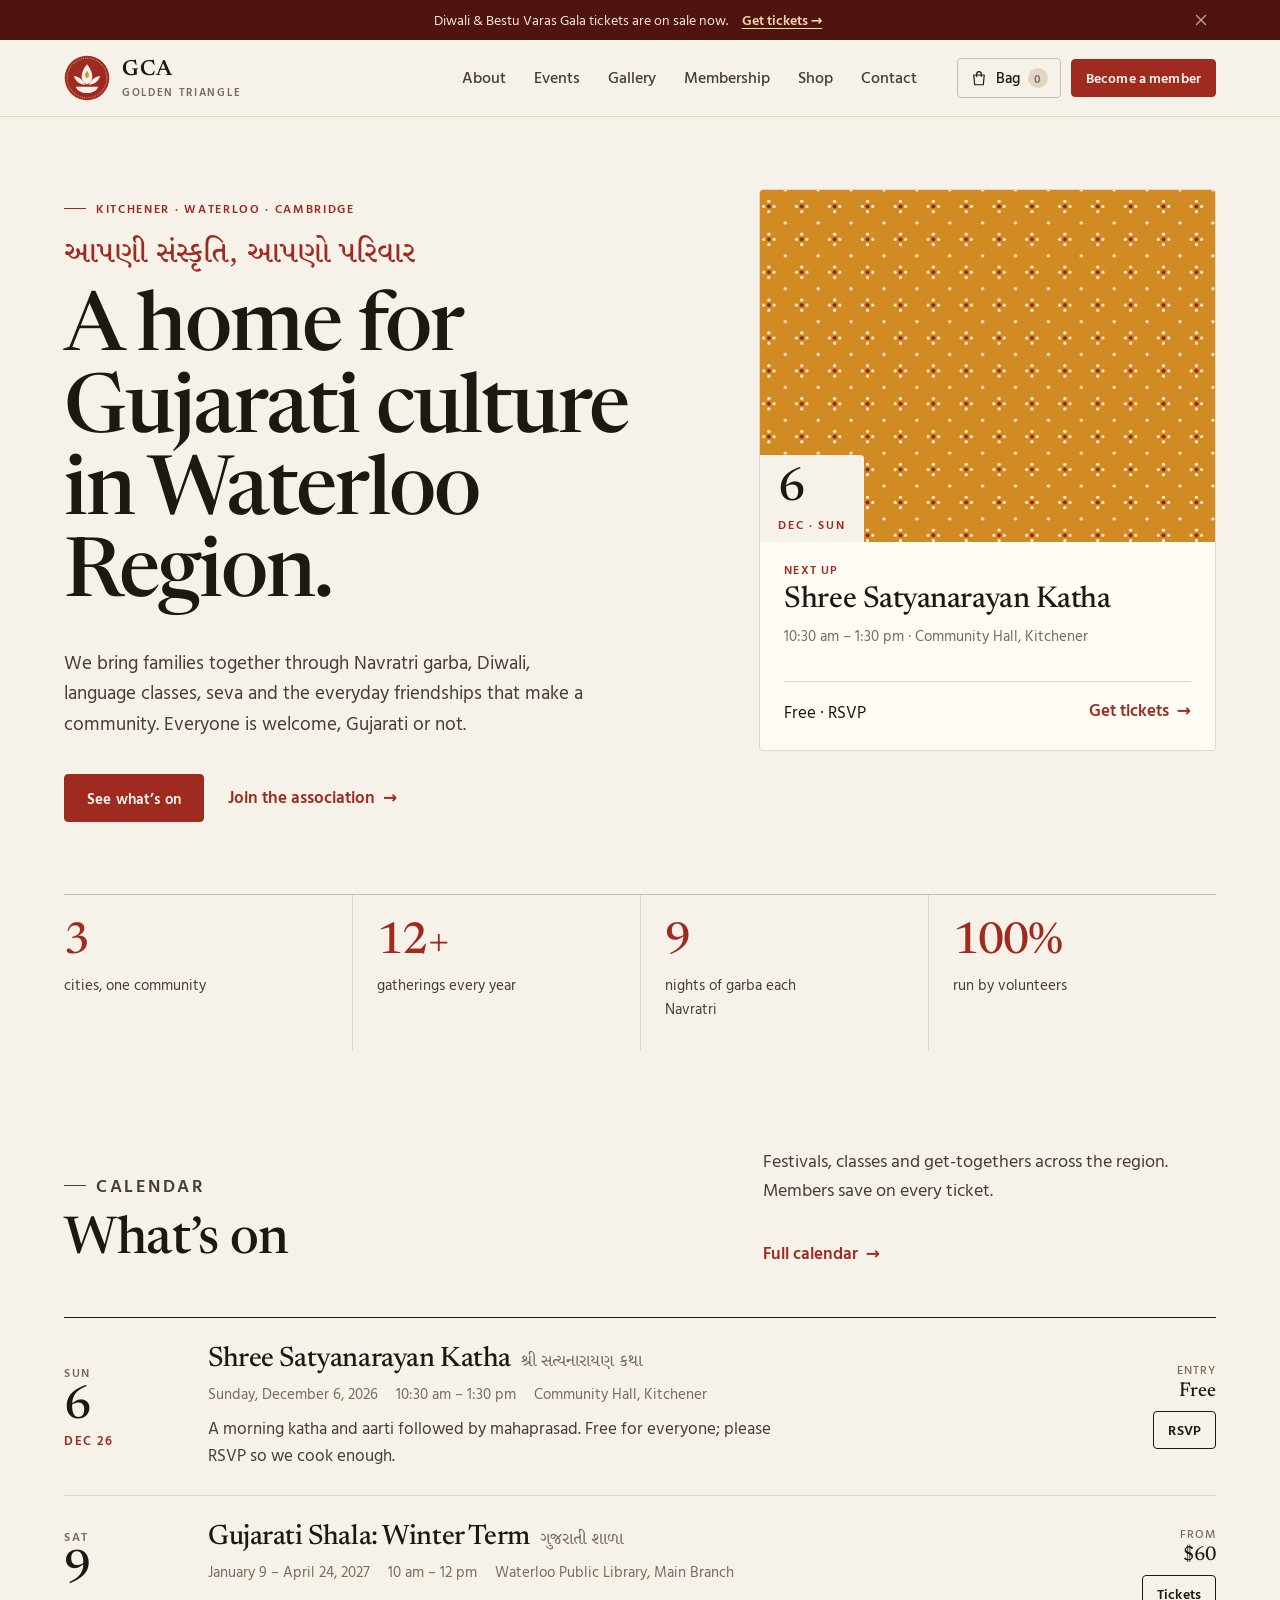
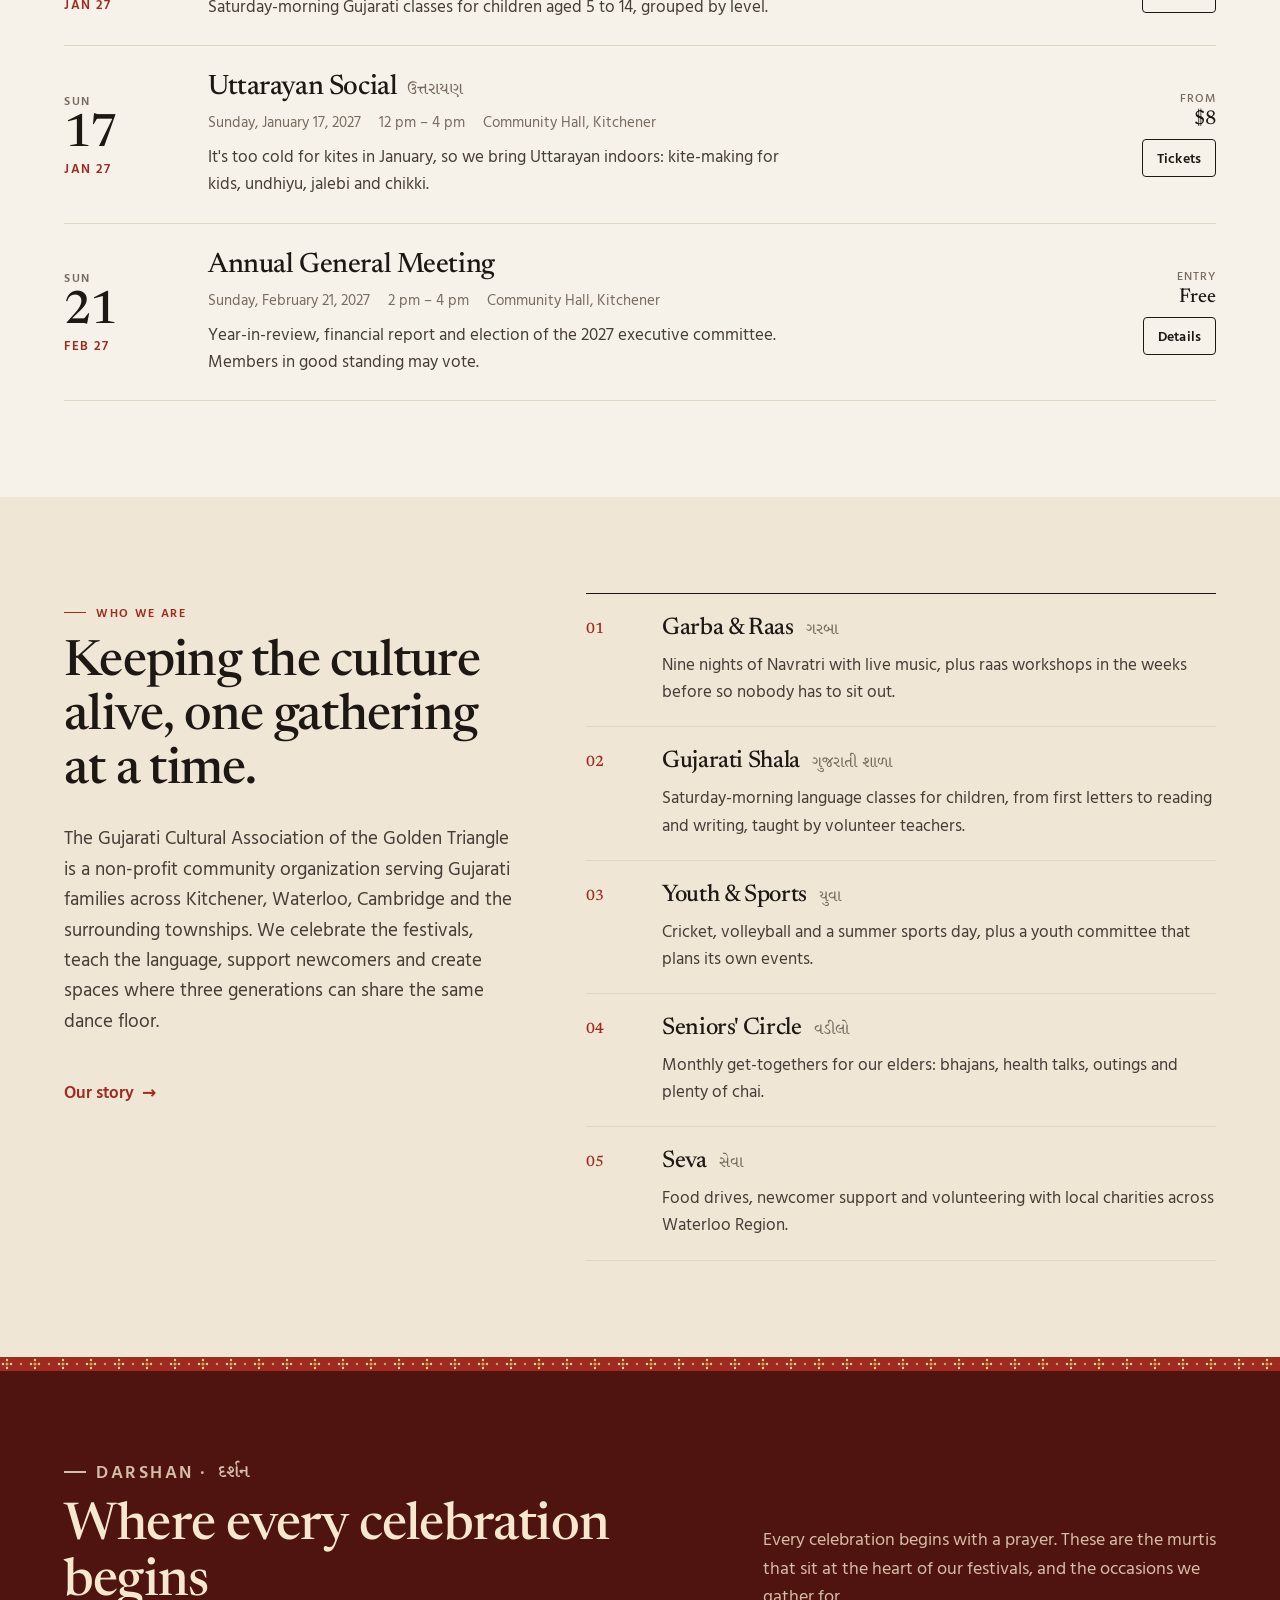
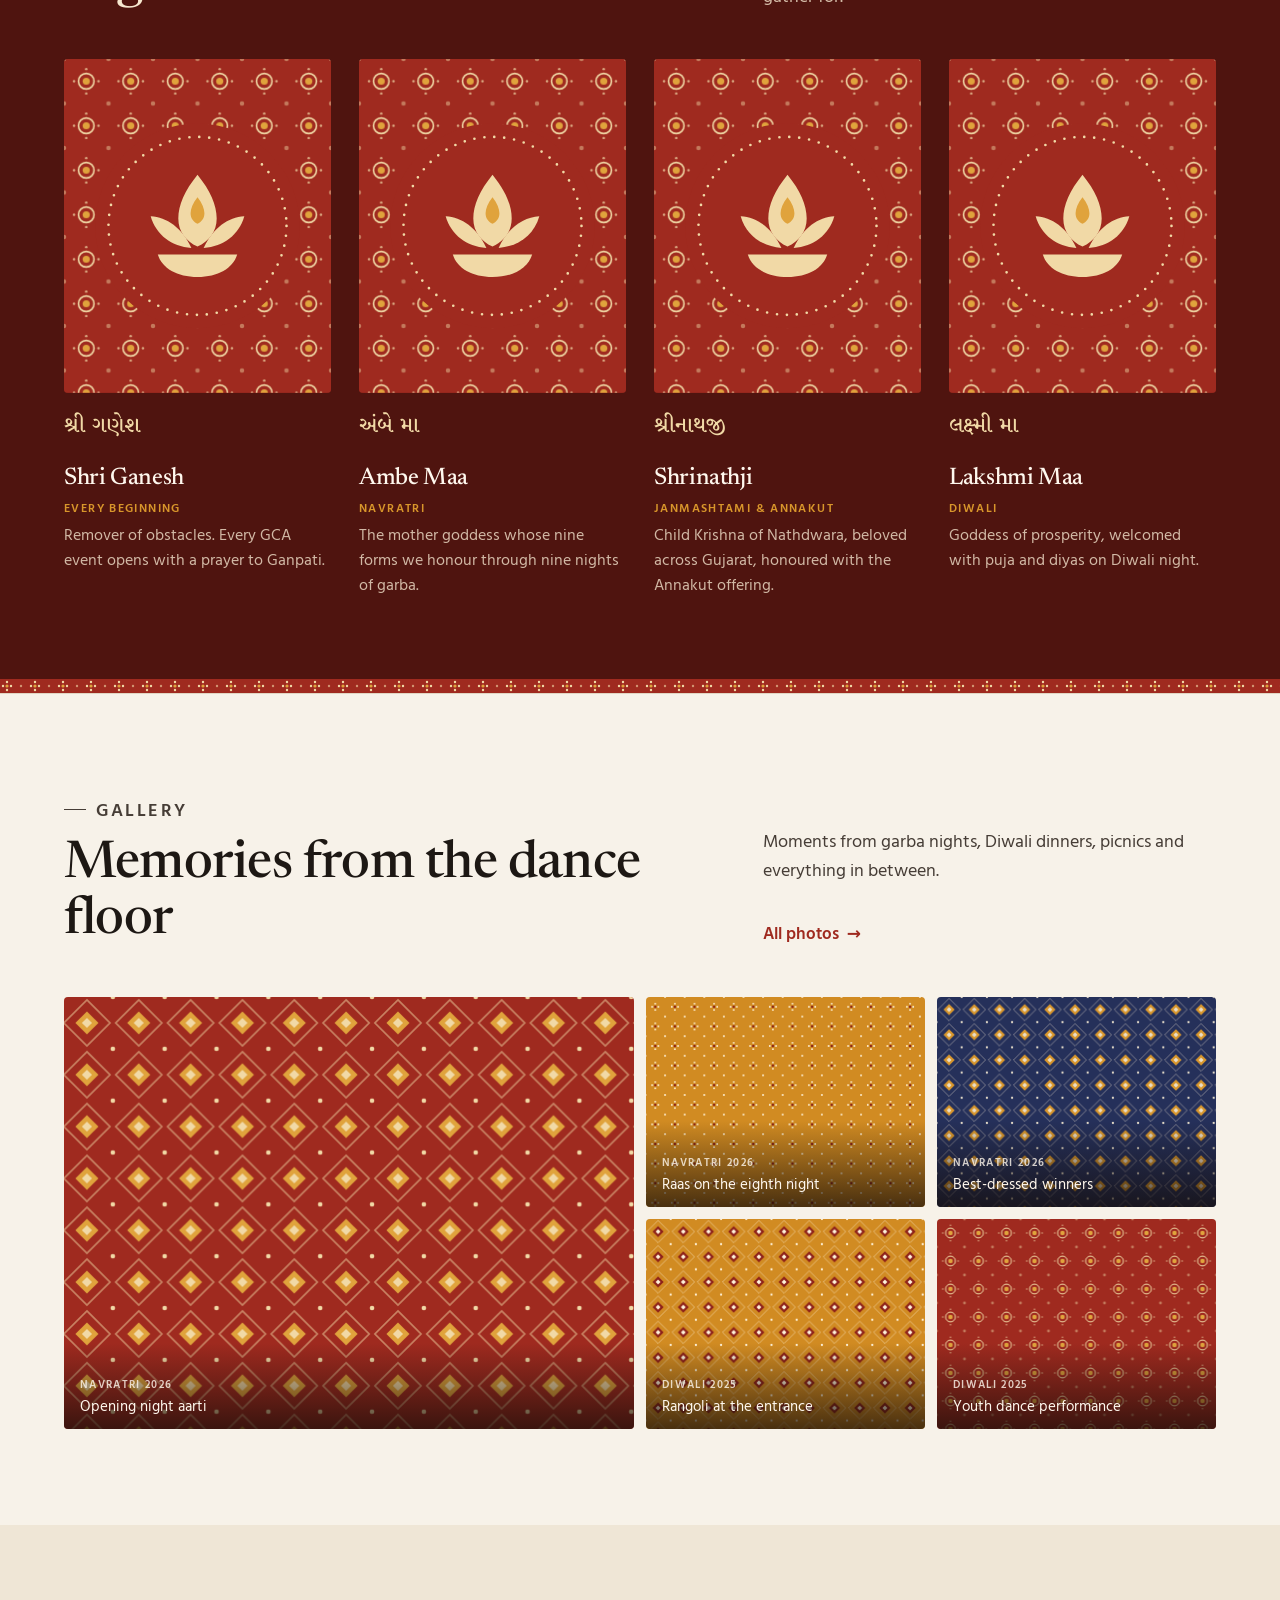
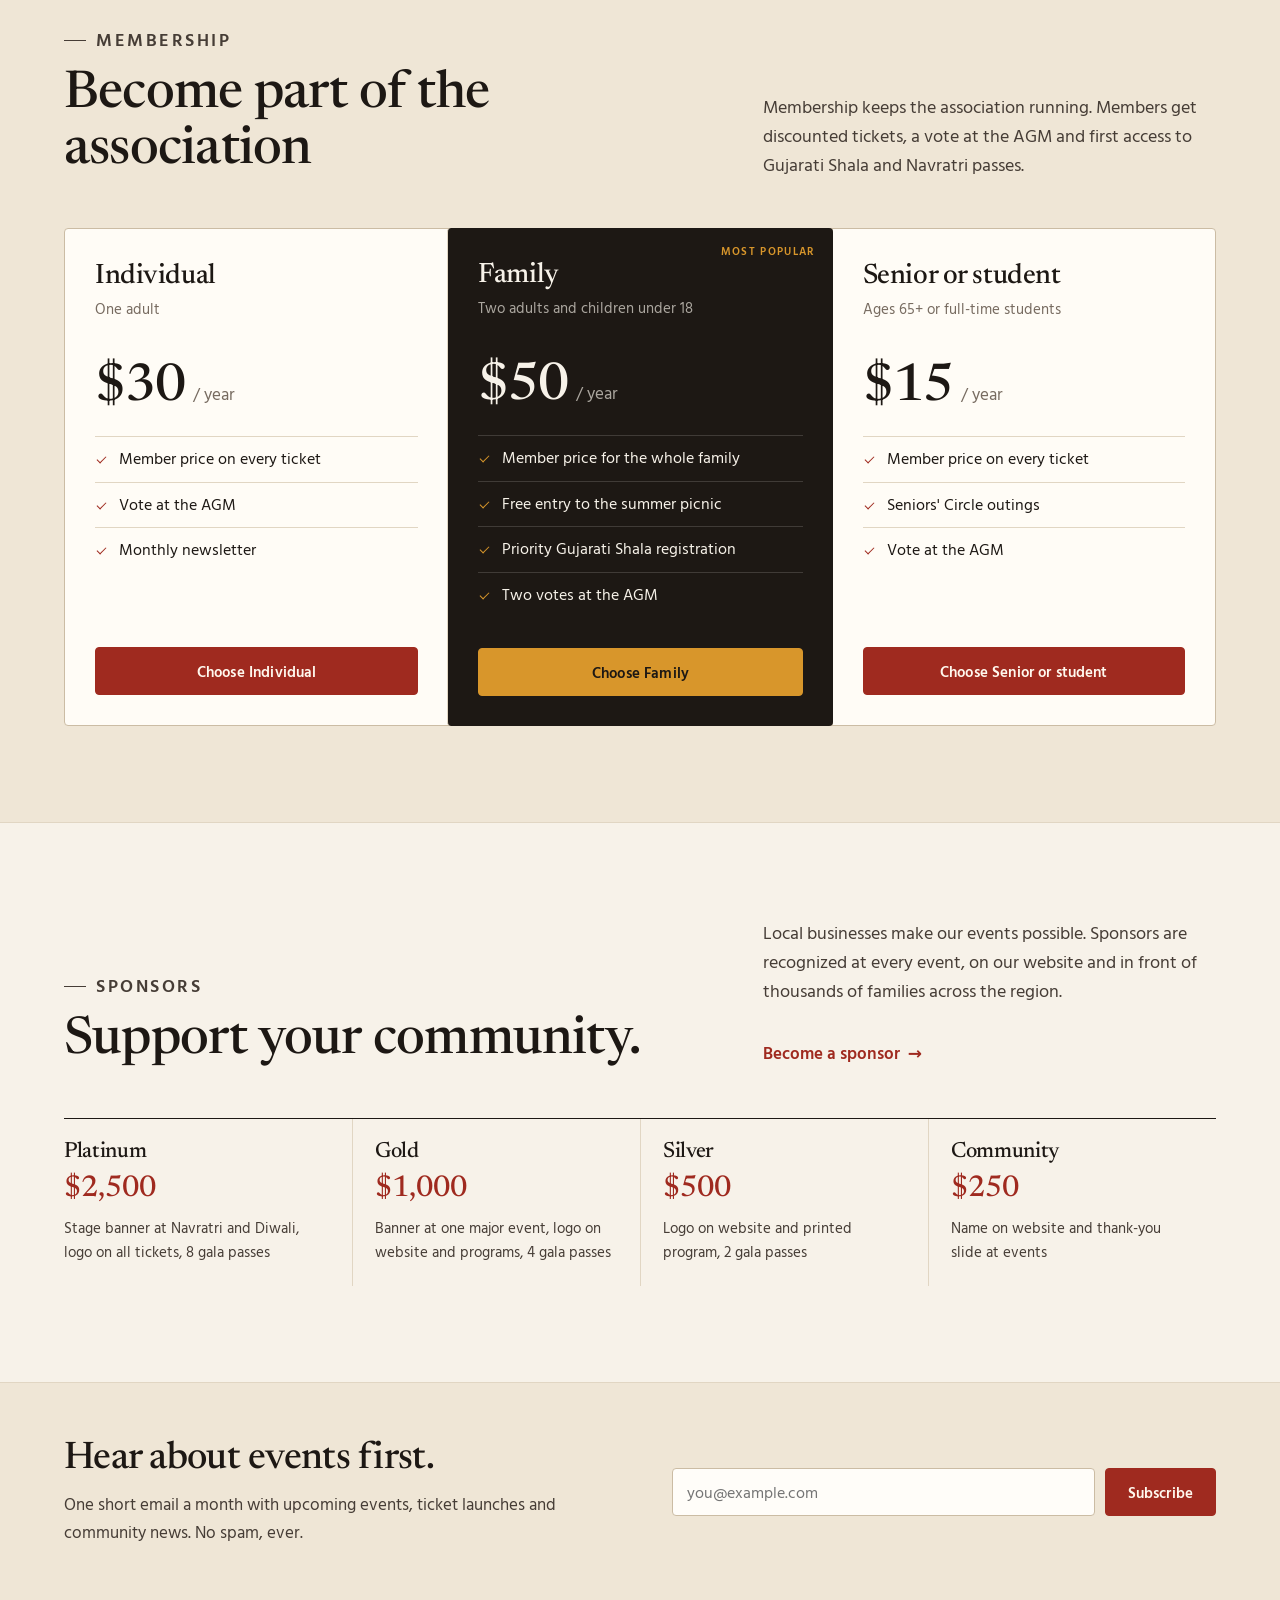
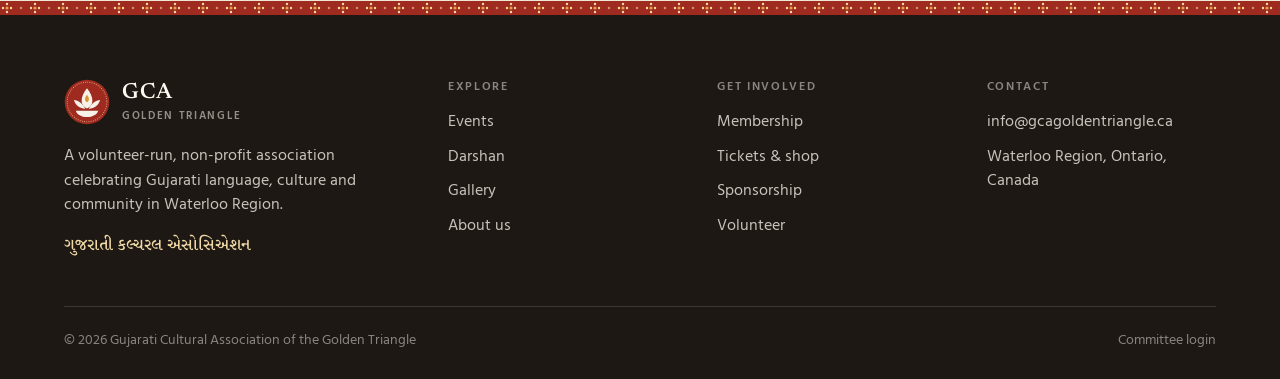
<file: index.html>
<!doctype html>
<html lang="en">
<head>
  <meta charset="utf-8">
  <meta name="viewport" content="width=device-width, initial-scale=1">
  <title>GCA Golden Triangle · Gujarati Cultural Association of Kitchener, Waterloo &amp; Cambridge</title>
  <meta name="description" content="The Gujarati Cultural Association of the Golden Triangle brings families together across Kitchener, Waterloo and Cambridge through Navratri garba, Diwali, Gujarati classes and community seva.">
  <meta property="og:title" content="GCA Golden Triangle">
  <meta property="og:description" content="Gujarati culture, at home in Waterloo Region.">
  <meta name="theme-color" content="#9f2a1f">
  <link rel="icon" href="assets/img/favicon.svg" type="image/svg+xml">
  <link rel="preconnect" href="https://fonts.googleapis.com">
  <link rel="preconnect" href="https://fonts.gstatic.com" crossorigin>
  <link rel="stylesheet" href="https://fonts.googleapis.com/css2?family=Hind+Vadodara:wght@400;500;600&family=Newsreader:ital,opsz,wght@0,6..72,400;0,6..72,500;0,6..72,600;1,6..72,400&family=Noto+Serif+Gujarati:wght@400;500&display=swap">
  <link rel="stylesheet" href="assets/css/site.css">
</head>
<body data-page="home">
  <a class="skip" href="#main">Skip to content</a>
  <div id="site-header"></div>

  <main id="main">
    <section class="hero">
      <div class="wrap">
        <div class="hero__grid">
          <div>
            <p class="eyebrow" data-bind="pages.heroEyebrow">Kitchener · Waterloo · Cambridge</p>
            <p class="hero__guj" lang="gu" data-bind="pages.heroGujarati" data-hide-empty>આપણી સંસ્કૃતિ, આપણો પરિવાર</p>
            <h1 data-bind="pages.heroTitle">A home for Gujarati culture in Waterloo Region.</h1>
            <p class="hero__intro" data-bind="pages.heroIntro">We bring families together through Navratri garba, Diwali, language classes, seva and the everyday friendships that make a community.</p>
            <div class="hero__actions">
              <a class="btn btn--primary" href="events.html">See what’s on</a>
              <a class="arrow-link" href="membership.html">Join the association</a>
            </div>
          </div>
          <div id="next-up"></div>
        </div>
        <div class="stats" id="stats"></div>
      </div>
    </section>

    <section class="section" aria-labelledby="whats-on">
      <div class="wrap">
        <div class="section-head">
          <div>
            <p class="eyebrow">Calendar</p>
            <h2 id="whats-on">What’s on</h2>
          </div>
          <div class="section-head__aside">
            <p>Festivals, classes and get-togethers across the region. Members save on every ticket.</p>
            <a class="arrow-link" href="events.html">Full calendar</a>
          </div>
        </div>
        <div class="schedule" id="home-schedule"></div>
      </div>
    </section>

    <section class="section section--alt" aria-labelledby="about-title">
      <div class="wrap about-grid">
        <div>
          <p class="eyebrow">Who we are</p>
          <h2 id="about-title" data-bind="pages.missionTitle">Keeping the culture alive, one gathering at a time.</h2>
          <p class="lead" data-bind="pages.mission">The Gujarati Cultural Association of the Golden Triangle is a non-profit community organization serving Gujarati families across Kitchener, Waterloo, Cambridge and the surrounding townships.</p>
          <a class="arrow-link mt-2" href="about.html">Our story</a>
        </div>
        <ol class="programs" id="programs" aria-label="Programs"></ol>
      </div>
    </section>

    <section class="section section--dark" id="darshan" aria-labelledby="darshan-title">
      <div class="wrap">
        <div class="section-head">
          <div>
            <p class="eyebrow">Darshan · <span class="guj" lang="gu">દર્શન</span></p>
            <h2 id="darshan-title">Where every celebration begins</h2>
          </div>
          <p data-bind="pages.darshanIntro">Every celebration begins with a prayer.</p>
        </div>
        <div class="deities" id="deities"></div>
      </div>
    </section>

    <section class="section" id="gallery" aria-labelledby="gallery-title">
      <div class="wrap">
        <div class="section-head">
          <div>
            <p class="eyebrow">Gallery</p>
            <h2 id="gallery-title">Memories from the dance floor</h2>
          </div>
          <div class="section-head__aside">
            <p data-bind="pages.galleryIntro">Moments from garba nights, Diwali dinners, picnics and everything in between.</p>
            <a class="arrow-link" href="gallery.html">All photos</a>
          </div>
        </div>
        <div class="mosaic" id="home-gallery"></div>
      </div>
    </section>

    <section class="section section--alt" aria-labelledby="members-title">
      <div class="wrap">
        <div class="section-head">
          <div>
            <p class="eyebrow">Membership</p>
            <h2 id="members-title">Become part of the association</h2>
          </div>
          <p data-bind="pages.membershipIntro">Membership keeps the association running.</p>
        </div>
        <div class="plans" id="home-plans"></div>
      </div>
    </section>

    <section class="section" aria-labelledby="sponsors-title">
      <div class="wrap">
        <div class="section-head">
          <div>
            <p class="eyebrow">Sponsors</p>
            <h2 id="sponsors-title">Support your community.</h2>
          </div>
          <div class="section-head__aside">
            <p data-bind="pages.sponsorIntro">Local businesses make our events possible.</p>
            <a class="arrow-link" href="contact.html?topic=Sponsorship">Become a sponsor</a>
          </div>
        </div>
        <div id="home-sponsors"></div>
      </div>
    </section>
  </main>

  <div id="site-footer"></div>
  <script src="data/content.js"></script>
  <script src="assets/js/core.js"></script>
  <script src="assets/js/site.js"></script>
</body>
</html>
</file>
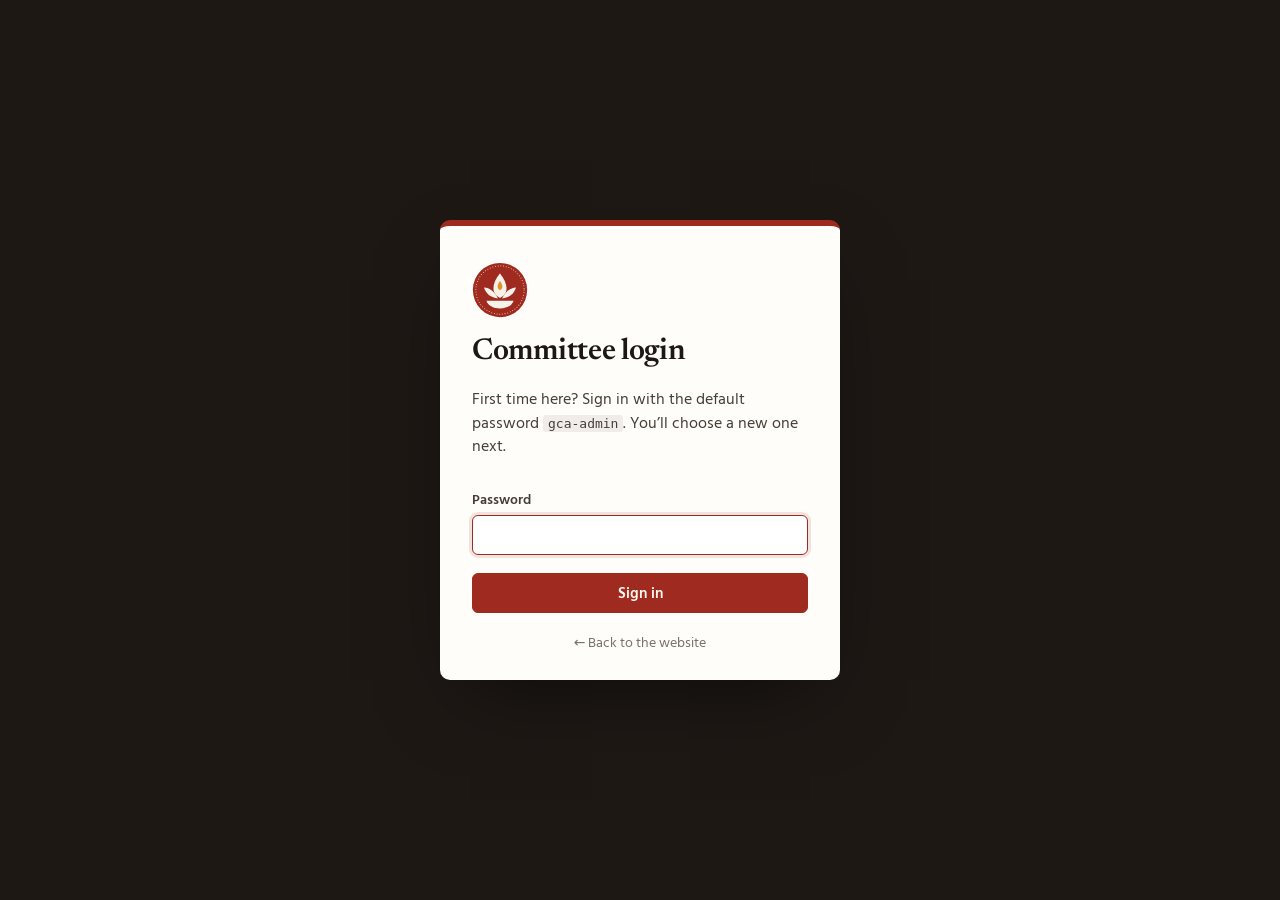
<file: admin/index.html>
<!doctype html>
<html lang="en">
<head>
  <meta charset="utf-8">
  <meta name="viewport" content="width=device-width, initial-scale=1">
  <title>GCA Admin</title>
  <meta name="robots" content="noindex, nofollow">
  <meta name="theme-color" content="#1d1814">
  <link rel="icon" href="../assets/img/favicon.svg" type="image/svg+xml">
  <link rel="preconnect" href="https://fonts.googleapis.com">
  <link rel="preconnect" href="https://fonts.gstatic.com" crossorigin>
  <link rel="stylesheet" href="https://fonts.googleapis.com/css2?family=Hind+Vadodara:wght@400;500;600&family=Newsreader:opsz,wght@6..72,500;6..72,600&family=Noto+Serif+Gujarati:wght@400;500&display=swap">
  <link rel="stylesheet" href="../assets/css/admin.css">
</head>
<body>
  <div id="app"><p class="booting">Loading…</p></div>
  <script src="../data/content.js"></script>
  <script src="../assets/js/core.js"></script>
  <script src="../assets/js/admin.js"></script>
</body>
</html>
</file>
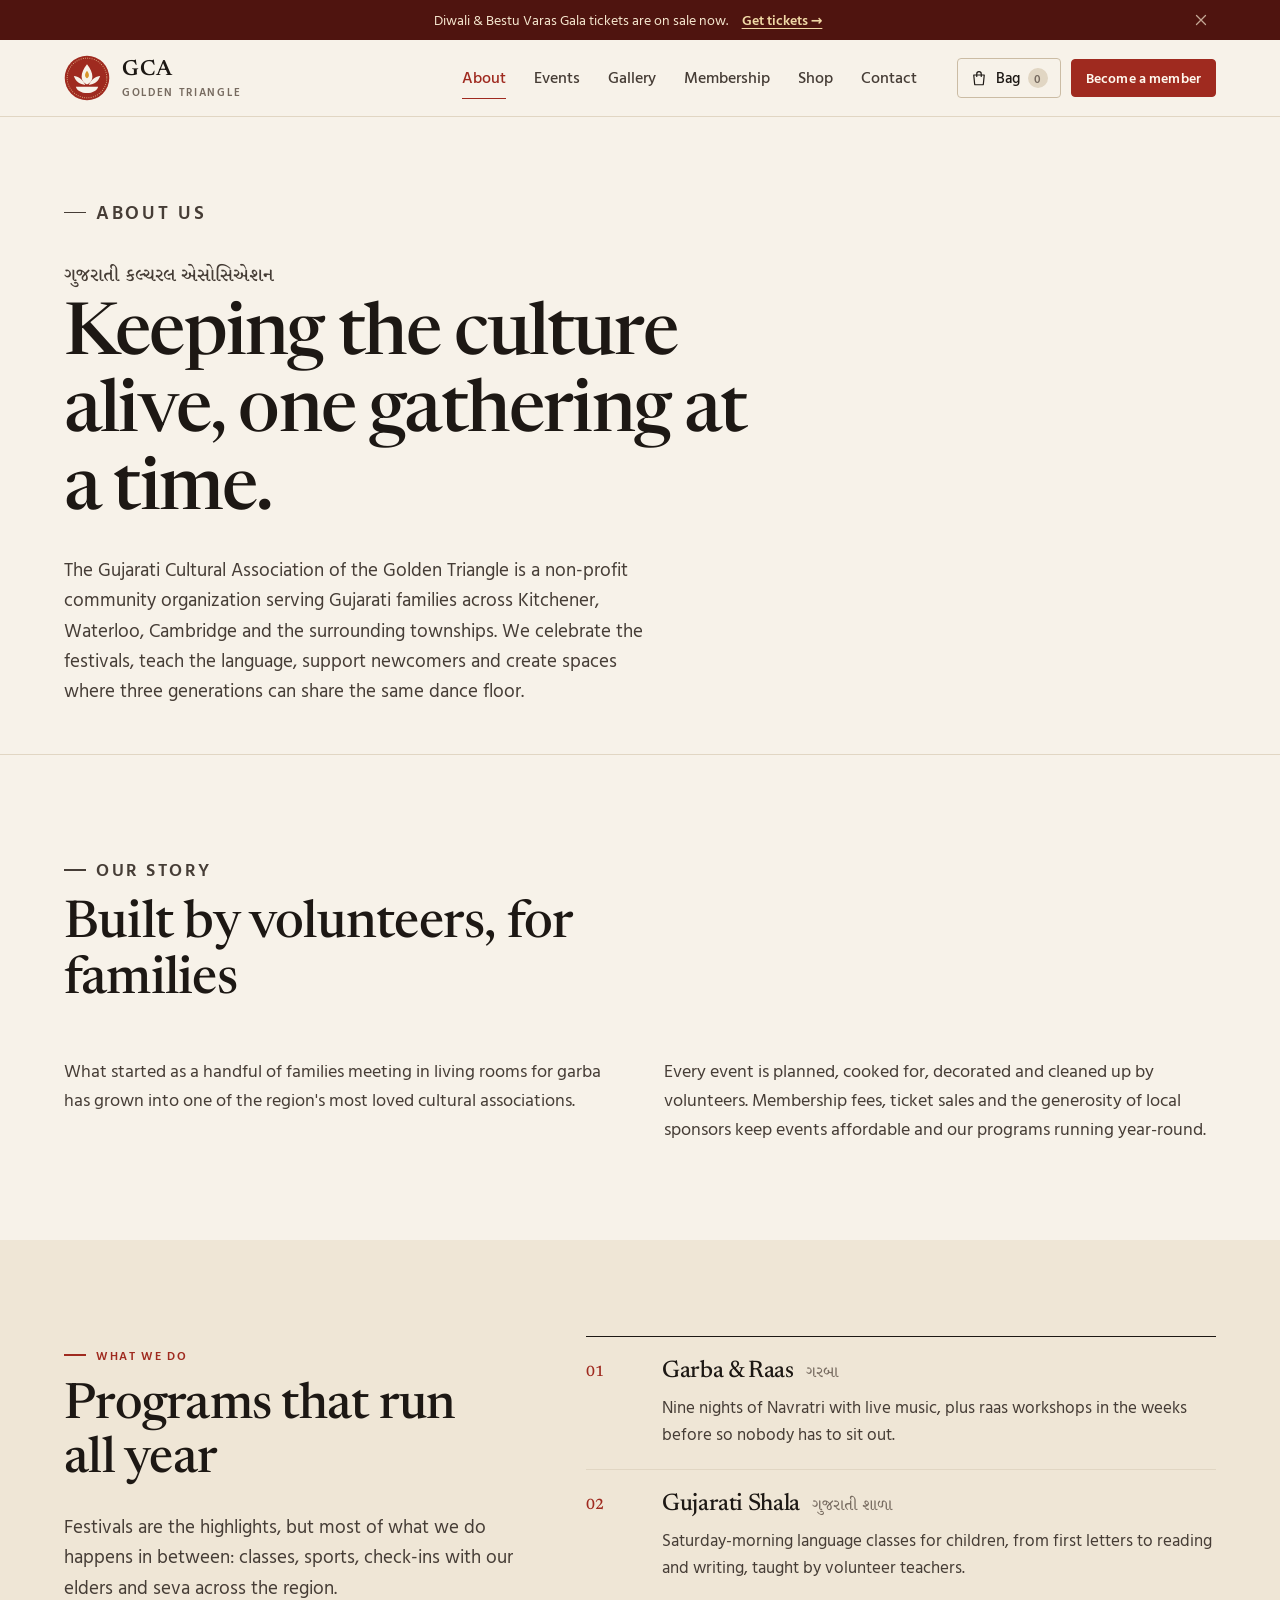
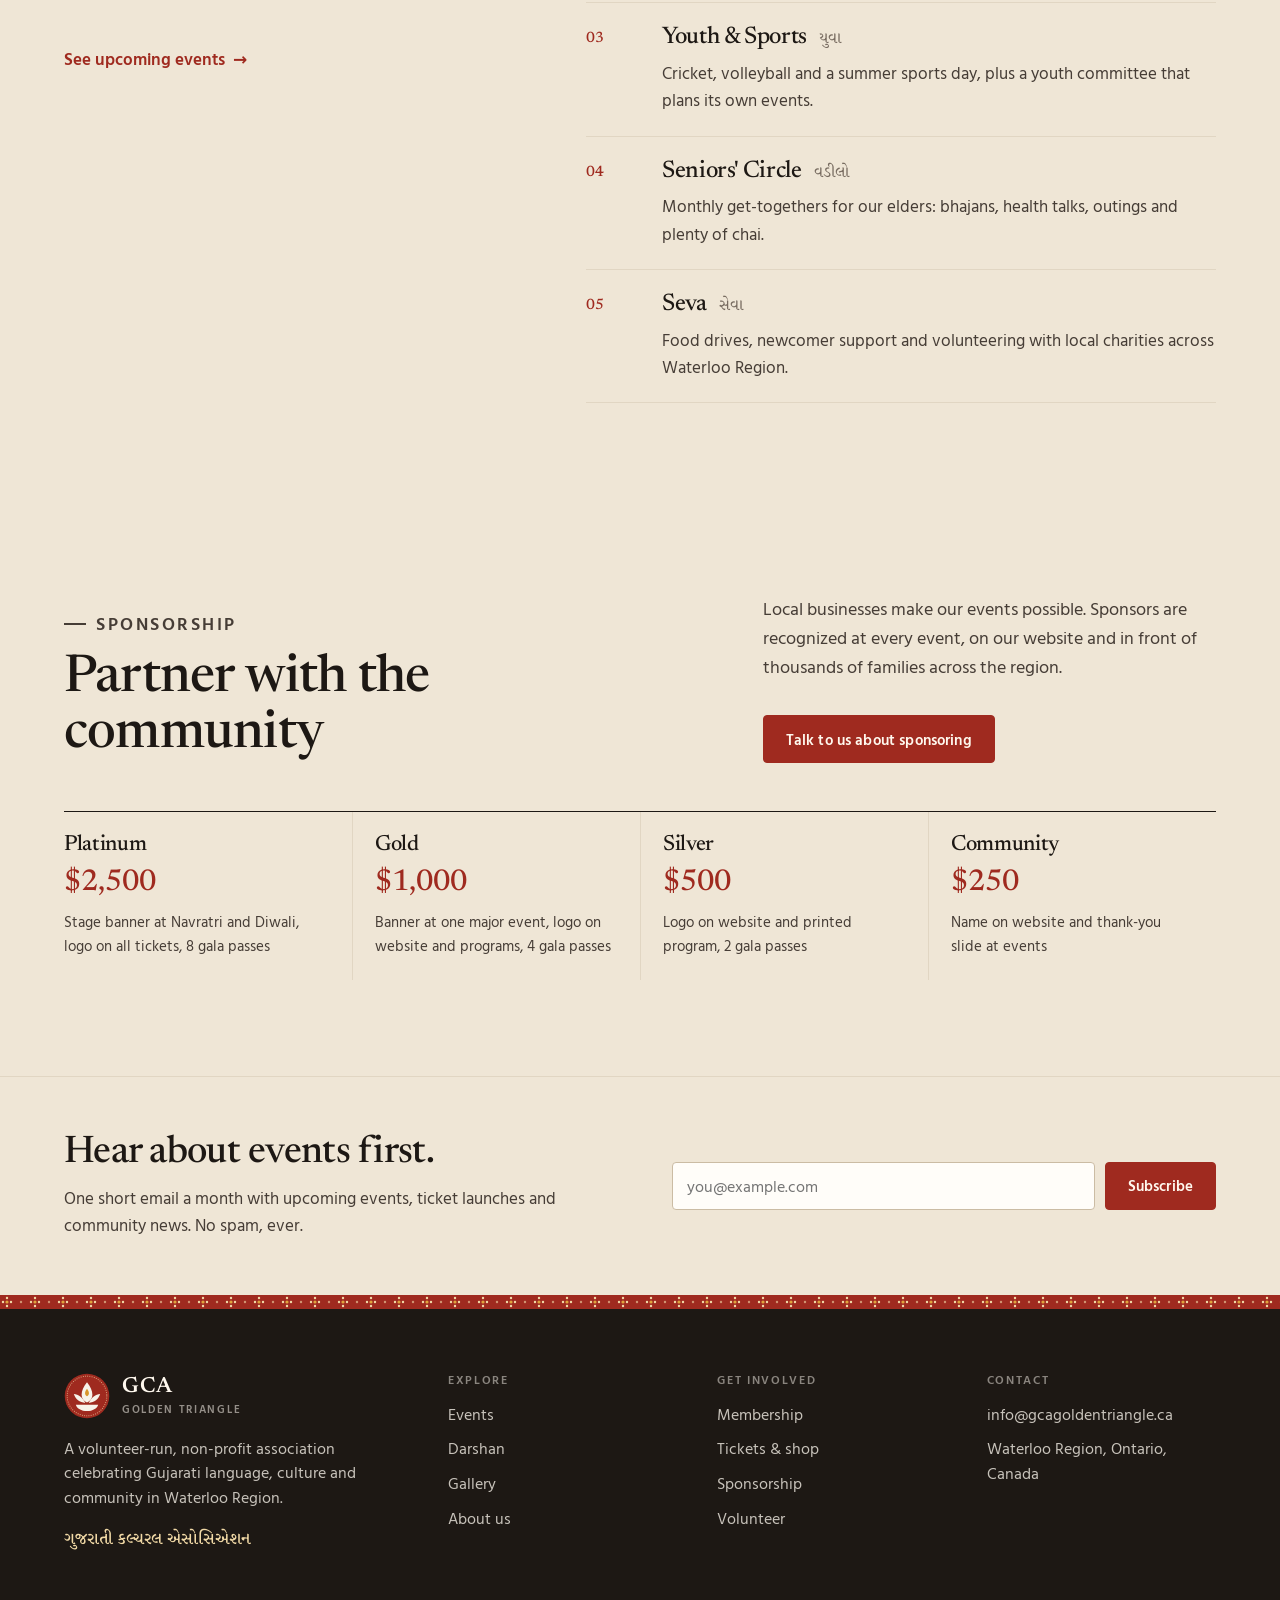
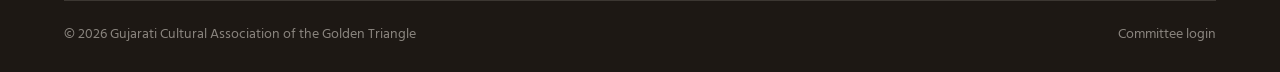
<file: about.html>
<!doctype html>
<html lang="en">
<head>
  <meta charset="utf-8">
  <meta name="viewport" content="width=device-width, initial-scale=1">
  <title>About · GCA Golden Triangle</title>
  <meta name="description" content="Who we are: a volunteer-run, non-profit association for Gujarati families in Kitchener, Waterloo and Cambridge.">
  <meta name="theme-color" content="#9f2a1f">
  <link rel="icon" href="assets/img/favicon.svg" type="image/svg+xml">
  <link rel="preconnect" href="https://fonts.googleapis.com">
  <link rel="preconnect" href="https://fonts.gstatic.com" crossorigin>
  <link rel="stylesheet" href="https://fonts.googleapis.com/css2?family=Hind+Vadodara:wght@400;500;600&family=Newsreader:ital,opsz,wght@0,6..72,400;0,6..72,500;0,6..72,600;1,6..72,400&family=Noto+Serif+Gujarati:wght@400;500&display=swap">
  <link rel="stylesheet" href="assets/css/site.css">
</head>
<body data-page="about">
  <a class="skip" href="#main">Skip to content</a>
  <div id="site-header"></div>

  <main id="main">
    <header class="page-head">
      <div class="wrap">
        <p class="eyebrow">About us</p>
        <p class="page-head__guj" lang="gu" data-bind="settings.gujaratiName" data-hide-empty>ગુજરાતી કલ્ચરલ એસોસિએશન</p>
        <h1 data-bind="pages.missionTitle">Keeping the culture alive, one gathering at a time.</h1>
        <p data-bind="pages.mission">The Gujarati Cultural Association of the Golden Triangle is a non-profit community organization.</p>
      </div>
    </header>

    <section class="section">
      <div class="wrap">
        <div class="section-head">
          <div><p class="eyebrow">Our story</p><h2>Built by volunteers, for families</h2></div>
        </div>
        <div class="story" data-bind-html="pages.story"></div>
      </div>
    </section>

    <section class="section section--alt">
      <div class="wrap about-grid">
        <div>
          <p class="eyebrow">What we do</p>
          <h2>Programs that run all year</h2>
          <p class="lead">Festivals are the highlights, but most of what we do happens in between: classes, sports, check-ins with our elders and seva across the region.</p>
          <a class="arrow-link mt-2" href="events.html">See upcoming events</a>
        </div>
        <ol class="programs" id="about-programs"></ol>
      </div>
    </section>

    <section class="section" id="committee-section">
      <div class="wrap">
        <div class="section-head">
          <div><p class="eyebrow">Executive committee</p><h2>The people behind the events</h2></div>
          <p>Elected each year at the Annual General Meeting. Every role is a volunteer role.</p>
        </div>
        <div class="people" id="committee"></div>
      </div>
    </section>

    <section class="section section--alt" id="sponsor" aria-labelledby="sponsor-title">
      <div class="wrap">
        <div class="section-head">
          <div><p class="eyebrow">Sponsorship</p><h2 id="sponsor-title">Partner with the community</h2></div>
          <div class="section-head__aside">
            <p data-bind="pages.sponsorIntro">Local businesses make our events possible.</p>
            <a class="btn btn--primary" href="contact.html?topic=Sponsorship">Talk to us about sponsoring</a>
          </div>
        </div>
        <div id="about-sponsors"></div>
        <div class="mt-4" id="about-sponsor-wall"></div>
      </div>
    </section>
  </main>

  <div id="site-footer"></div>
  <script src="data/content.js"></script>
  <script src="assets/js/core.js"></script>
  <script src="assets/js/site.js"></script>
</body>
</html>
</file>
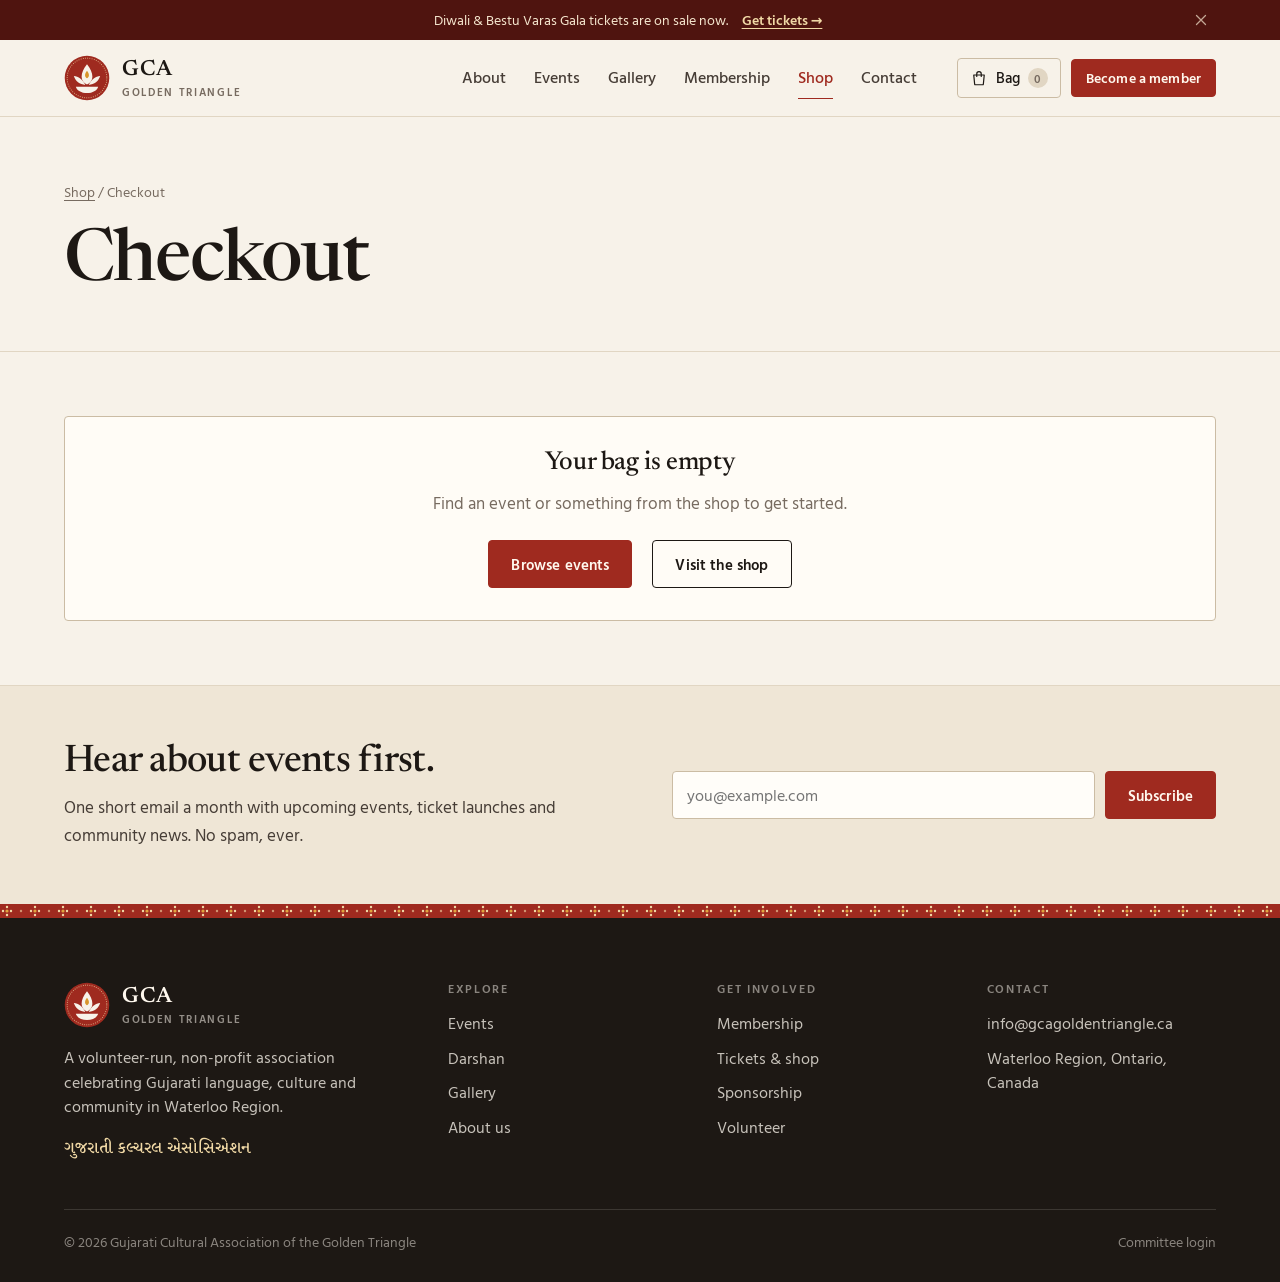
<file: checkout.html>
<!doctype html>
<html lang="en">
<head>
  <meta charset="utf-8">
  <meta name="viewport" content="width=device-width, initial-scale=1">
  <title>Checkout · GCA Golden Triangle</title>
  <meta name="robots" content="noindex">
  <meta name="theme-color" content="#9f2a1f">
  <link rel="icon" href="assets/img/favicon.svg" type="image/svg+xml">
  <link rel="preconnect" href="https://fonts.googleapis.com">
  <link rel="preconnect" href="https://fonts.gstatic.com" crossorigin>
  <link rel="stylesheet" href="https://fonts.googleapis.com/css2?family=Hind+Vadodara:wght@400;500;600&family=Newsreader:ital,opsz,wght@0,6..72,400;0,6..72,500;0,6..72,600;1,6..72,400&family=Noto+Serif+Gujarati:wght@400;500&display=swap">
  <link rel="stylesheet" href="assets/css/site.css">
</head>
<body data-page="checkout">
  <a class="skip" href="#main">Skip to content</a>
  <div id="site-header"></div>

  <main id="main">
    <header class="page-head">
      <div class="wrap">
        <nav class="breadcrumb" aria-label="Breadcrumb"><a href="shop.html">Shop</a> / Checkout</nav>
        <h1>Checkout</h1>
      </div>
    </header>
    <section class="section section--tight">
      <div class="wrap" id="checkout"></div>
    </section>
  </main>

  <div id="site-footer"></div>
  <script src="data/content.js"></script>
  <script src="assets/js/core.js"></script>
  <script src="assets/js/site.js"></script>
</body>
</html>
</file>
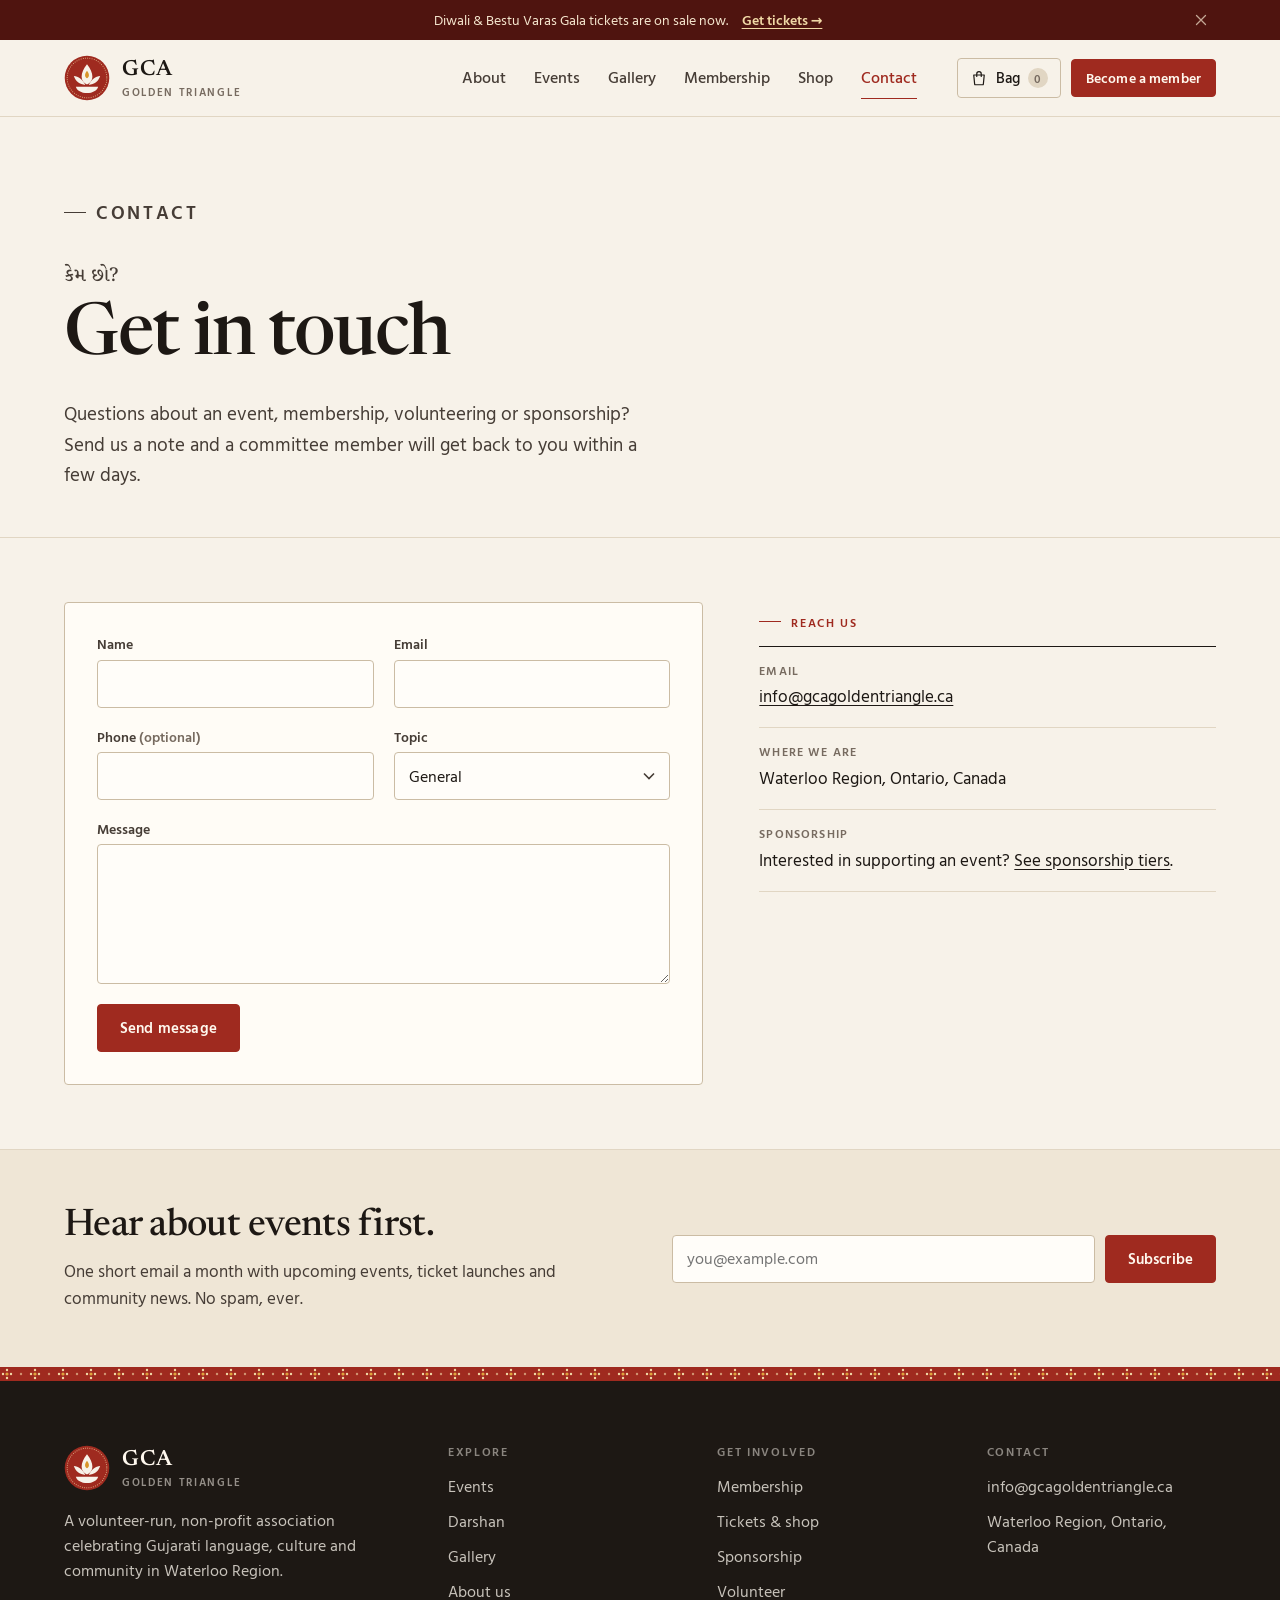
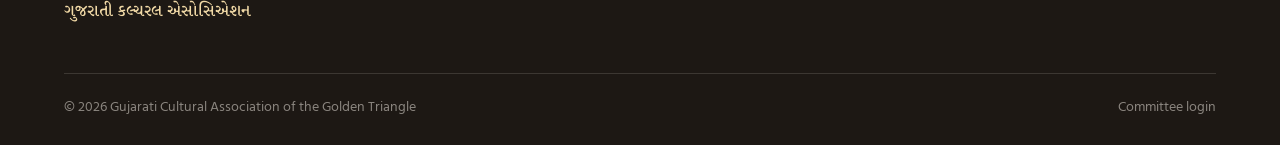
<file: contact.html>
<!doctype html>
<html lang="en">
<head>
  <meta charset="utf-8">
  <meta name="viewport" content="width=device-width, initial-scale=1">
  <title>Contact · GCA Golden Triangle</title>
  <meta name="description" content="Get in touch with the Gujarati Cultural Association of the Golden Triangle about events, membership, volunteering or sponsorship.">
  <meta name="theme-color" content="#9f2a1f">
  <link rel="icon" href="assets/img/favicon.svg" type="image/svg+xml">
  <link rel="preconnect" href="https://fonts.googleapis.com">
  <link rel="preconnect" href="https://fonts.gstatic.com" crossorigin>
  <link rel="stylesheet" href="https://fonts.googleapis.com/css2?family=Hind+Vadodara:wght@400;500;600&family=Newsreader:ital,opsz,wght@0,6..72,400;0,6..72,500;0,6..72,600;1,6..72,400&family=Noto+Serif+Gujarati:wght@400;500&display=swap">
  <link rel="stylesheet" href="assets/css/site.css">
</head>
<body data-page="contact">
  <a class="skip" href="#main">Skip to content</a>
  <div id="site-header"></div>

  <main id="main">
    <header class="page-head">
      <div class="wrap">
        <p class="eyebrow">Contact</p>
        <p class="page-head__guj" lang="gu">કેમ છો?</p>
        <h1>Get in touch</h1>
        <p data-bind="pages.contactIntro">Questions about an event, membership, volunteering or sponsorship? Send us a note.</p>
      </div>
    </header>

    <section class="section section--tight">
      <div class="wrap two-col">
        <div class="panel">
          <form class="stack" id="contact-form" novalidate>
            <div class="form-grid">
              <div class="field"><label for="c-name">Name</label><input class="input" id="c-name" name="name" autocomplete="name" required></div>
              <div class="field"><label for="c-email">Email</label><input class="input" id="c-email" name="email" type="email" autocomplete="email" required></div>
              <div class="field"><label for="c-phone">Phone <span class="muted">(optional)</span></label><input class="input" id="c-phone" name="phone" type="tel" autocomplete="tel"></div>
              <div class="field">
                <label for="c-topic">Topic</label>
                <select class="select" id="c-topic" name="topic">
                  <option>General</option>
                  <option>Events</option>
                  <option>Membership</option>
                  <option>Volunteering</option>
                  <option>Sponsorship</option>
                  <option>Gujarati Shala</option>
                </select>
              </div>
              <div class="field span-2"><label for="c-message">Message</label><textarea class="textarea" id="c-message" name="message" required></textarea></div>
            </div>
            <button class="btn btn--primary" type="submit" style="justify-self:start">Send message</button>
          </form>
        </div>
        <aside>
          <p class="eyebrow">Reach us</p>
          <ul class="info-list" id="contact-info"></ul>
        </aside>
      </div>
    </section>
  </main>

  <div id="site-footer"></div>
  <script src="data/content.js"></script>
  <script src="assets/js/core.js"></script>
  <script src="assets/js/site.js"></script>
</body>
</html>
</file>
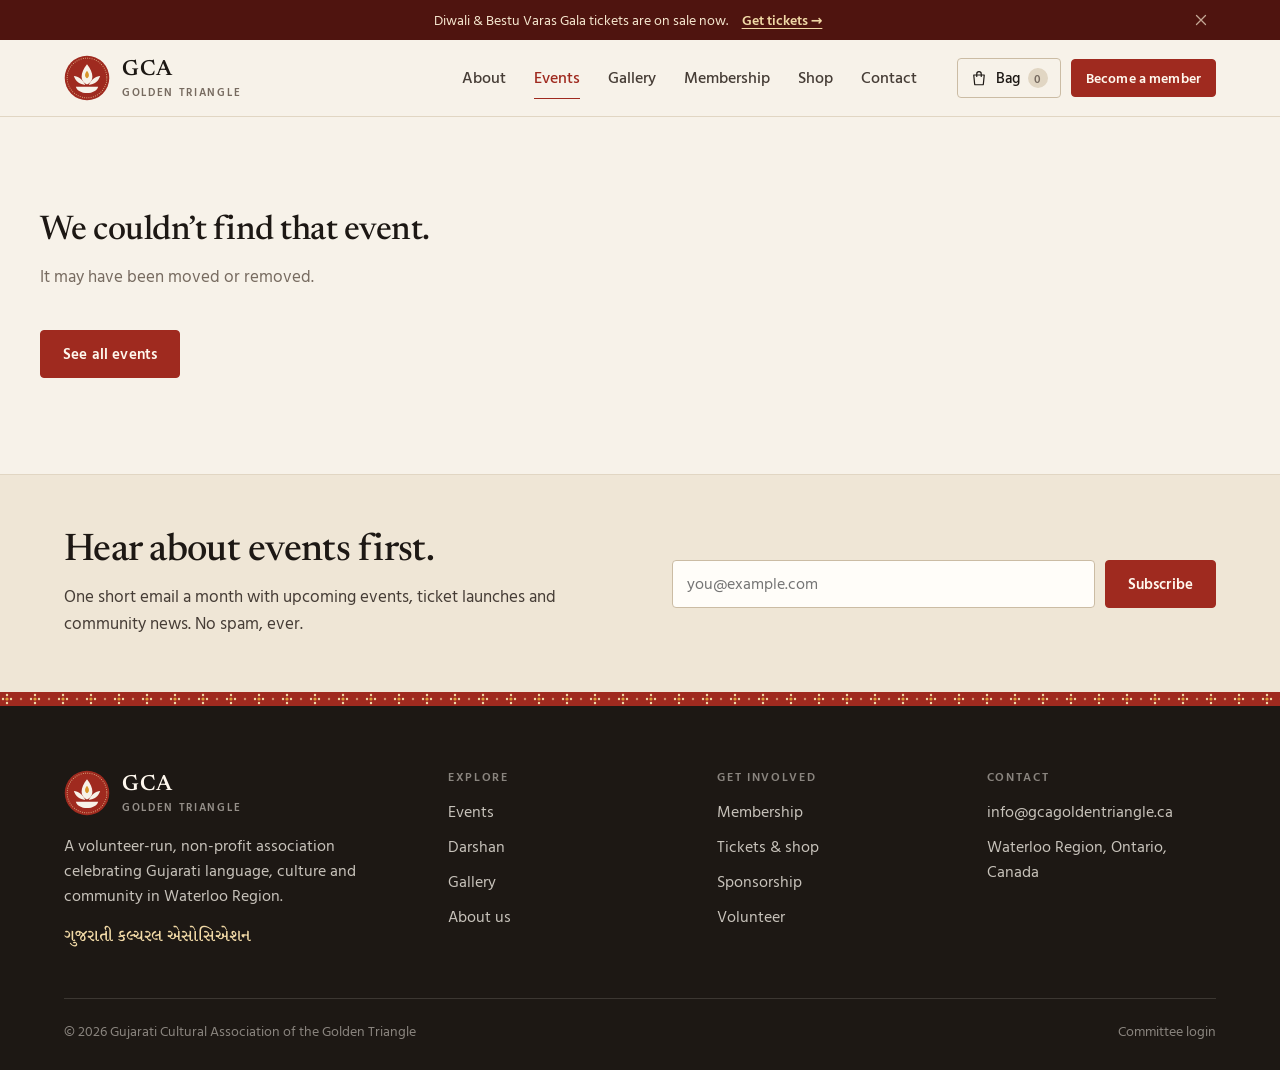
<file: event.html>
<!doctype html>
<html lang="en">
<head>
  <meta charset="utf-8">
  <meta name="viewport" content="width=device-width, initial-scale=1">
  <title>Event · GCA Golden Triangle</title>
  <meta name="description" content="Event details and tickets from the Gujarati Cultural Association of the Golden Triangle.">
  <meta name="theme-color" content="#9f2a1f">
  <link rel="icon" href="assets/img/favicon.svg" type="image/svg+xml">
  <link rel="preconnect" href="https://fonts.googleapis.com">
  <link rel="preconnect" href="https://fonts.gstatic.com" crossorigin>
  <link rel="stylesheet" href="https://fonts.googleapis.com/css2?family=Hind+Vadodara:wght@400;500;600&family=Newsreader:ital,opsz,wght@0,6..72,400;0,6..72,500;0,6..72,600;1,6..72,400&family=Noto+Serif+Gujarati:wght@400;500&display=swap">
  <link rel="stylesheet" href="assets/css/site.css">
</head>
<body data-page="event">
  <a class="skip" href="#main">Skip to content</a>
  <div id="site-header"></div>

  <main id="main">
    <div id="event"></div>
    <section class="section--alt" id="more-events"></section>
  </main>

  <div id="site-footer"></div>
  <script src="data/content.js"></script>
  <script src="assets/js/core.js"></script>
  <script src="assets/js/site.js"></script>
</body>
</html>
</file>
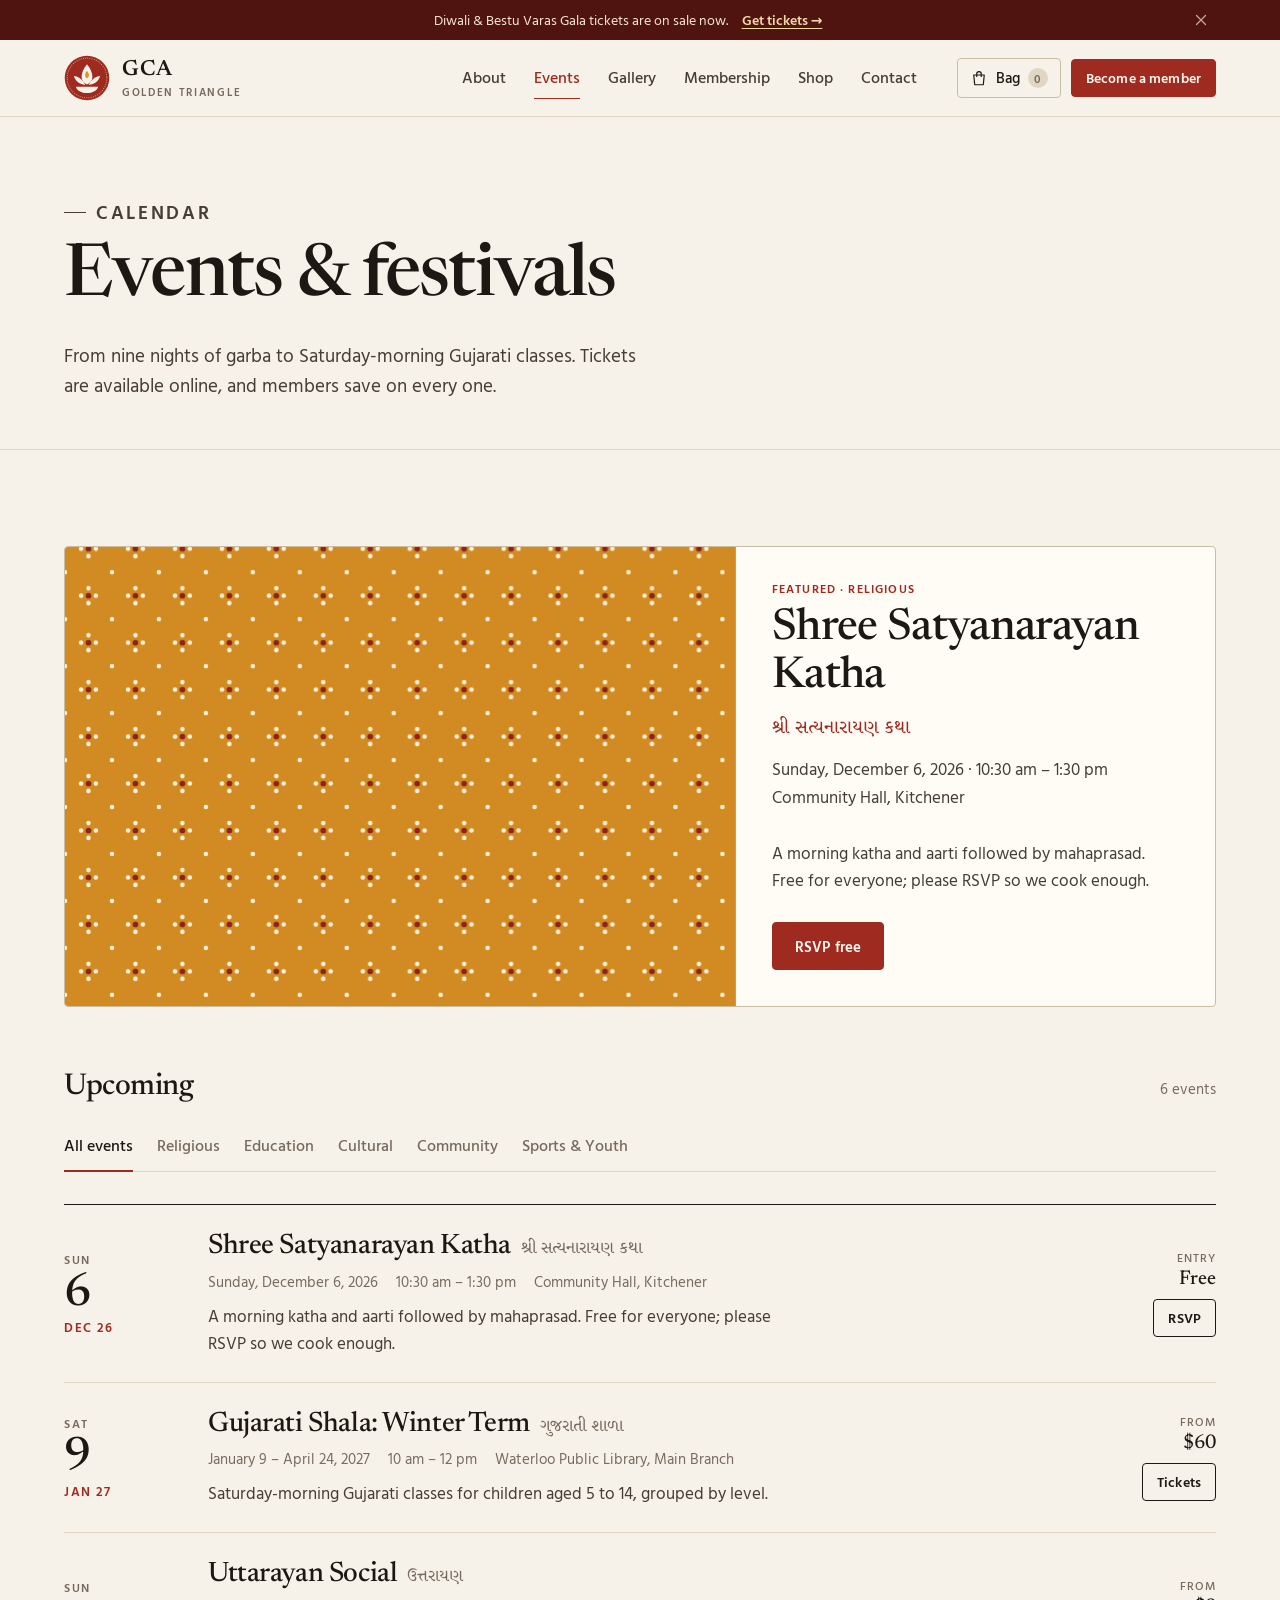
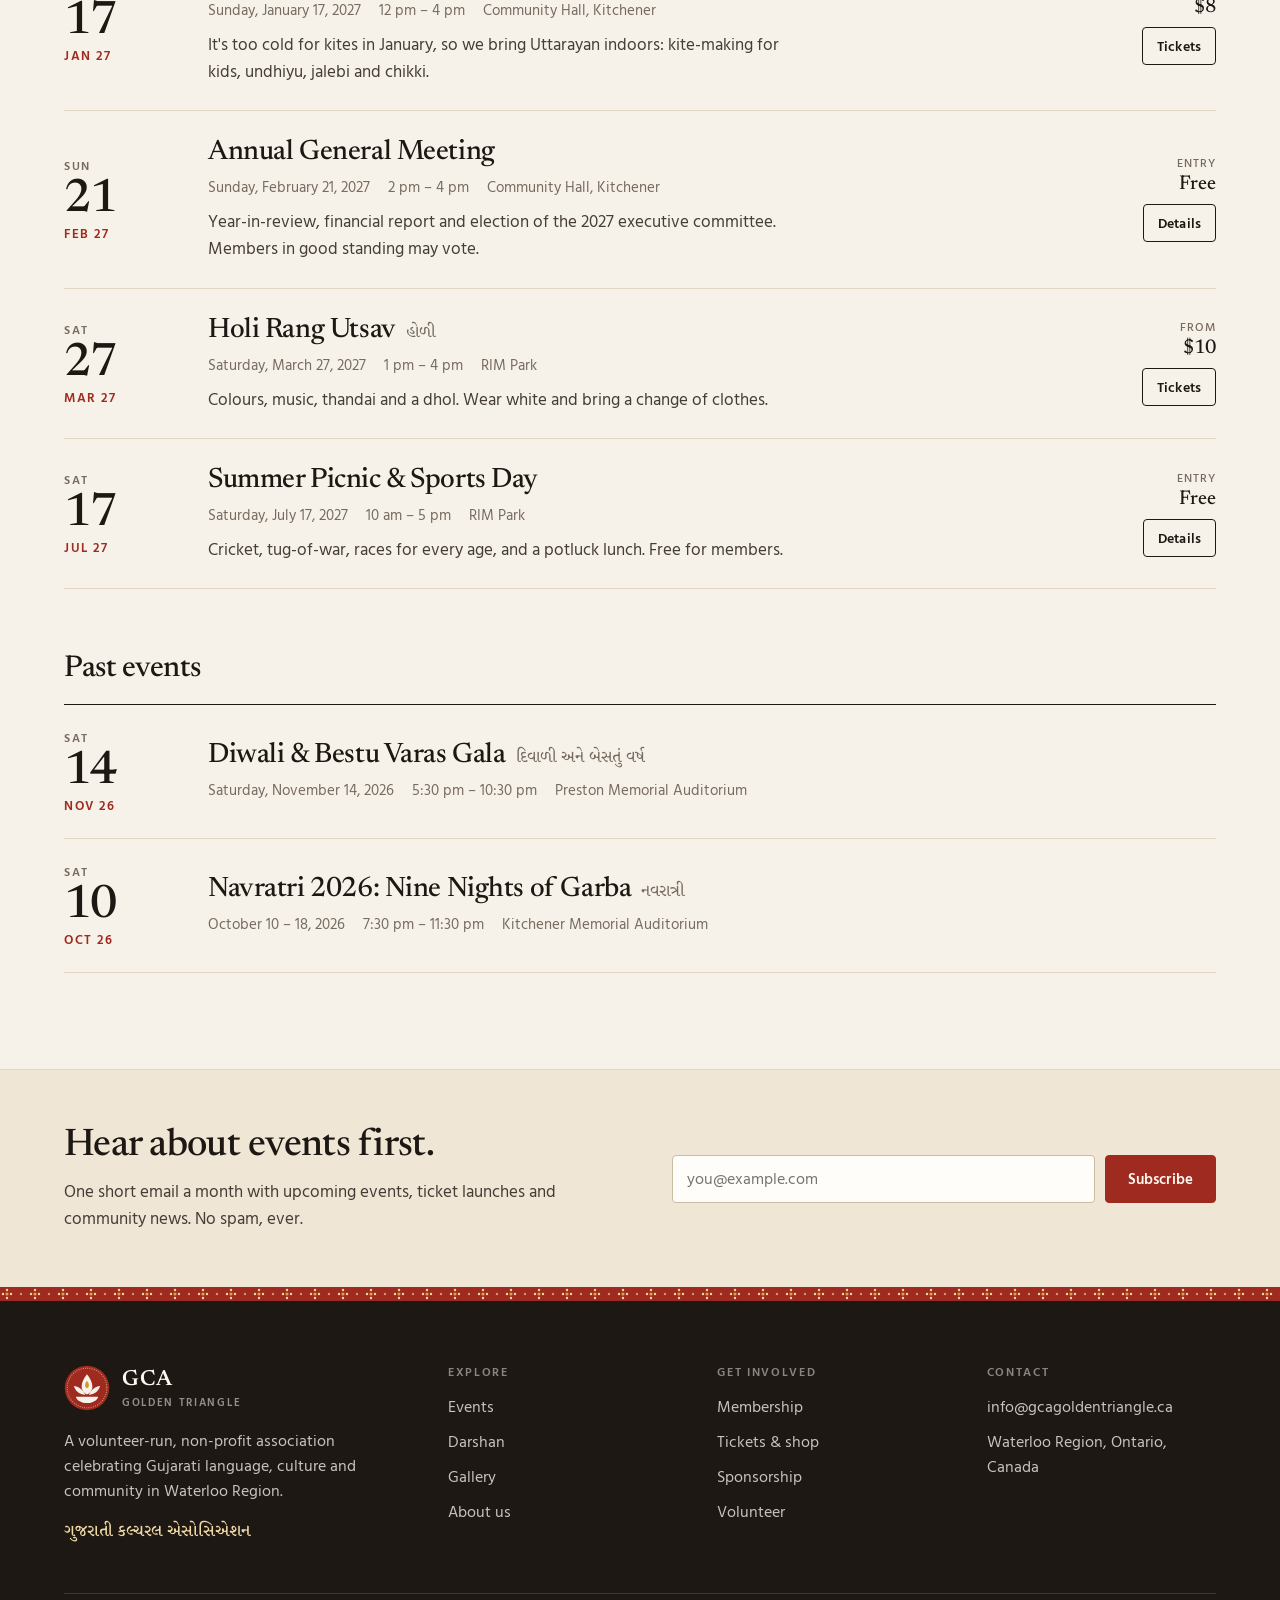
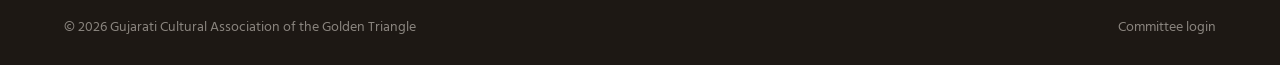
<file: events.html>
<!doctype html>
<html lang="en">
<head>
  <meta charset="utf-8">
  <meta name="viewport" content="width=device-width, initial-scale=1">
  <title>Events · GCA Golden Triangle</title>
  <meta name="description" content="Upcoming Navratri, Diwali, Holi and community events from the Gujarati Cultural Association of the Golden Triangle.">
  <meta name="theme-color" content="#9f2a1f">
  <link rel="icon" href="assets/img/favicon.svg" type="image/svg+xml">
  <link rel="preconnect" href="https://fonts.googleapis.com">
  <link rel="preconnect" href="https://fonts.gstatic.com" crossorigin>
  <link rel="stylesheet" href="https://fonts.googleapis.com/css2?family=Hind+Vadodara:wght@400;500;600&family=Newsreader:ital,opsz,wght@0,6..72,400;0,6..72,500;0,6..72,600;1,6..72,400&family=Noto+Serif+Gujarati:wght@400;500&display=swap">
  <link rel="stylesheet" href="assets/css/site.css">
</head>
<body data-page="events">
  <a class="skip" href="#main">Skip to content</a>
  <div id="site-header"></div>

  <main id="main">
    <header class="page-head">
      <div class="wrap">
        <p class="eyebrow">Calendar</p>
        <h1>Events &amp; festivals</h1>
        <p>From nine nights of garba to Saturday-morning Gujarati classes. Tickets are available online, and members save on every one.</p>
      </div>
    </header>

    <section class="section">
      <div class="wrap">
        <div id="featured-event"></div>

        <div class="subhead">
          <h2>Upcoming</h2>
          <span id="upcoming-count"></span>
        </div>
        <div class="filters" id="event-filters" role="group" aria-label="Filter by category"></div>
        <div class="schedule" id="event-list"></div>

        <div class="mt-4" id="past-events">
          <div class="subhead"><h2>Past events</h2></div>
          <div class="schedule" id="past-list"></div>
        </div>
      </div>
    </section>
  </main>

  <div id="site-footer"></div>
  <script src="data/content.js"></script>
  <script src="assets/js/core.js"></script>
  <script src="assets/js/site.js"></script>
</body>
</html>
</file>
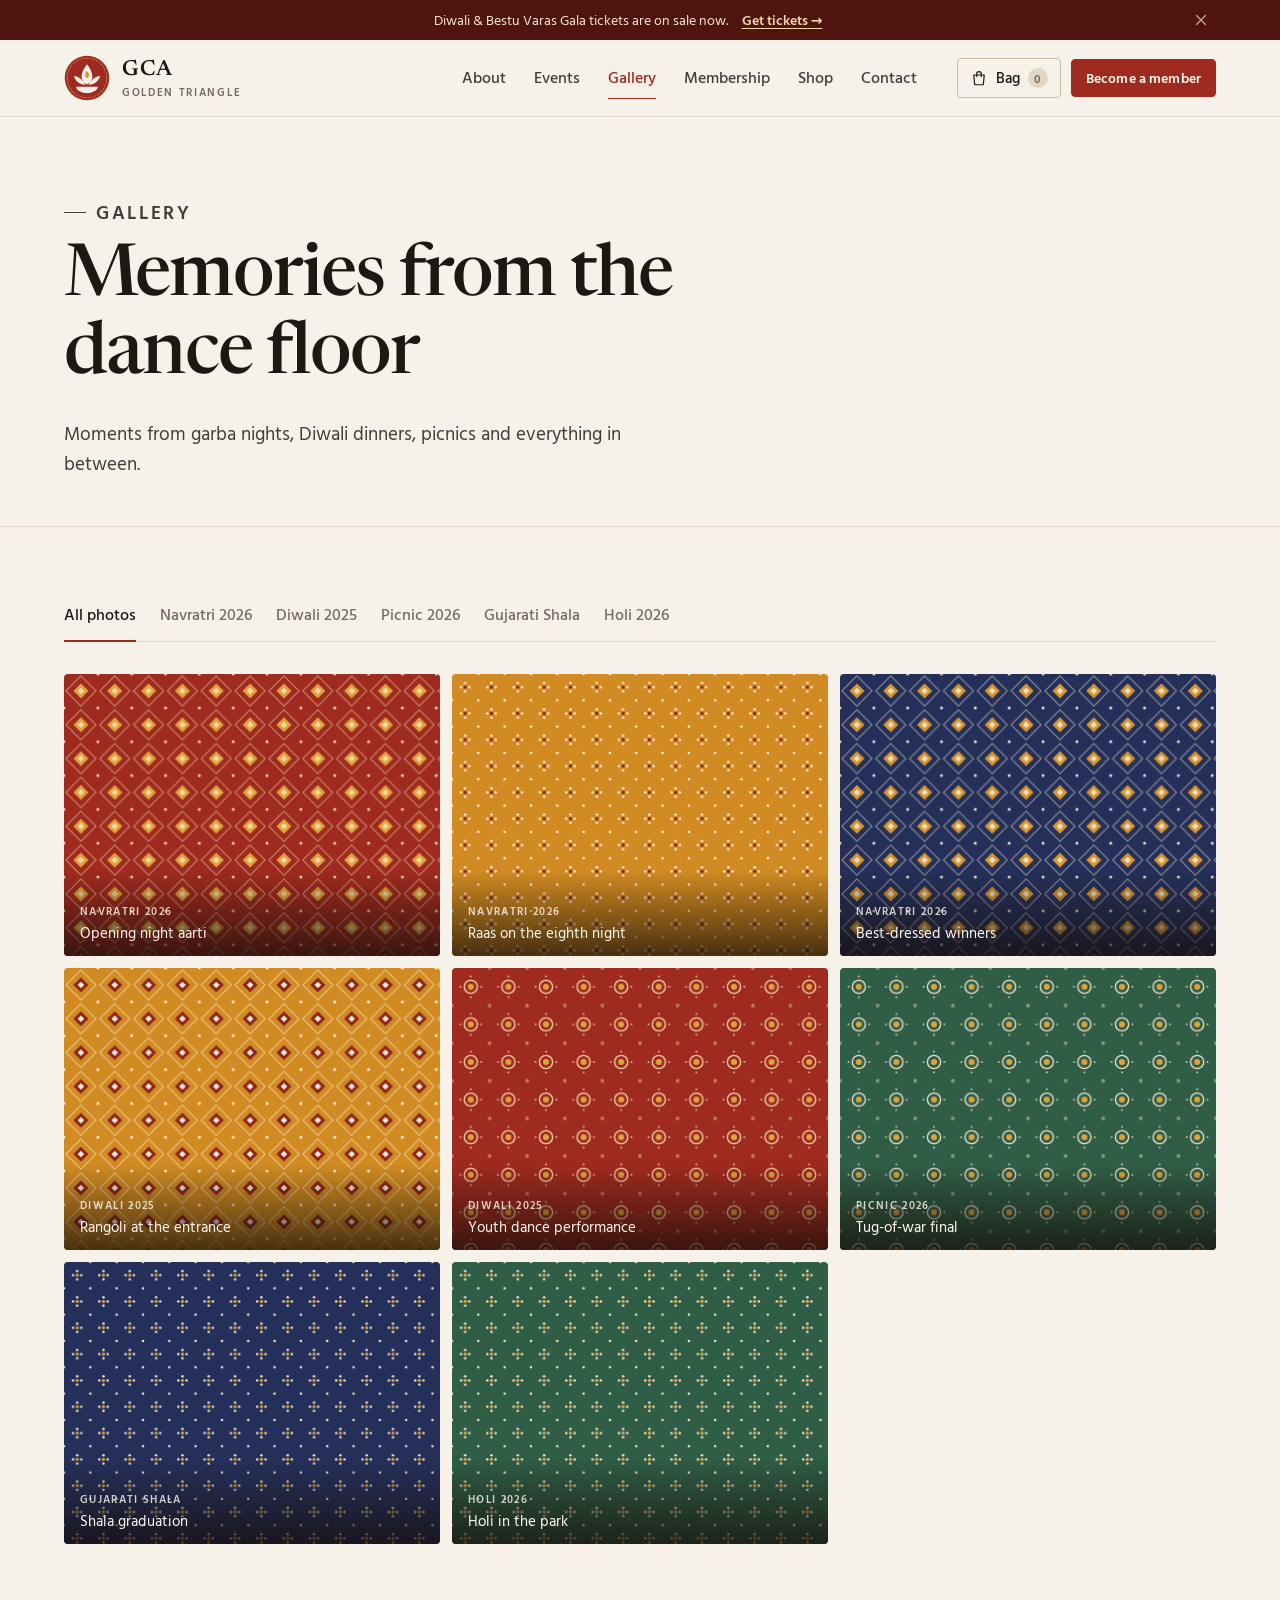
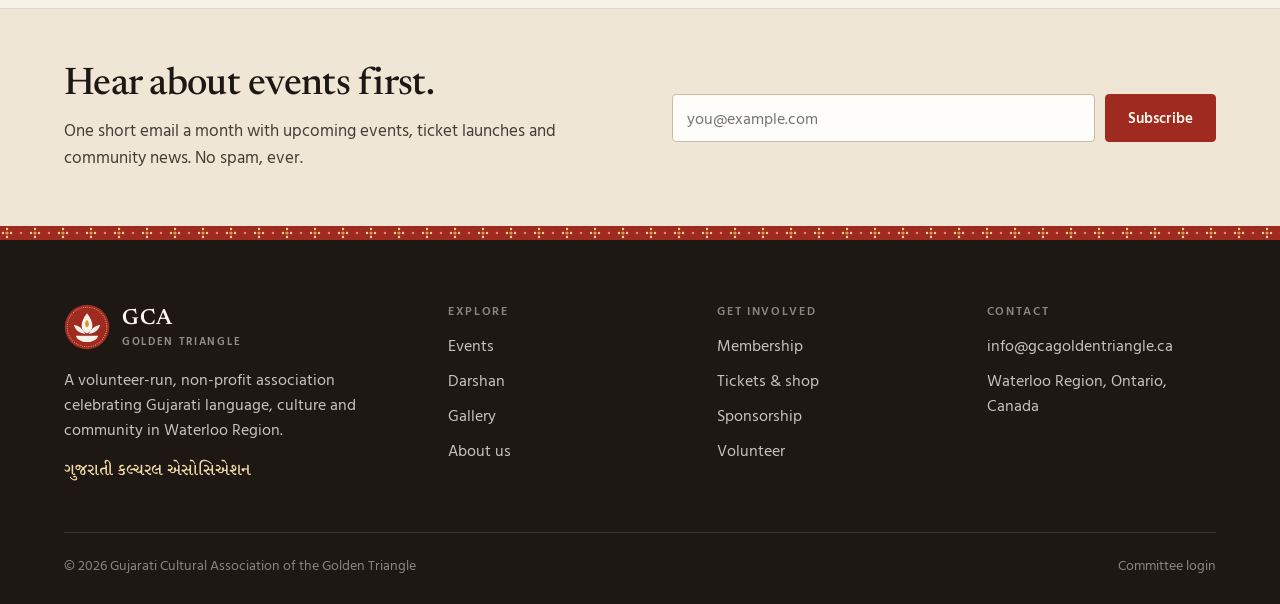
<file: gallery.html>
<!doctype html>
<html lang="en">
<head>
  <meta charset="utf-8">
  <meta name="viewport" content="width=device-width, initial-scale=1">
  <title>Gallery · GCA Golden Triangle</title>
  <meta name="description" content="Photos from Navratri, Diwali, Holi, picnics and community events.">
  <meta name="theme-color" content="#9f2a1f">
  <link rel="icon" href="assets/img/favicon.svg" type="image/svg+xml">
  <link rel="preconnect" href="https://fonts.googleapis.com">
  <link rel="preconnect" href="https://fonts.gstatic.com" crossorigin>
  <link rel="stylesheet" href="https://fonts.googleapis.com/css2?family=Hind+Vadodara:wght@400;500;600&family=Newsreader:ital,opsz,wght@0,6..72,400;0,6..72,500;0,6..72,600;1,6..72,400&family=Noto+Serif+Gujarati:wght@400;500&display=swap">
  <link rel="stylesheet" href="assets/css/site.css">
</head>
<body data-page="gallery">
  <a class="skip" href="#main">Skip to content</a>
  <div id="site-header"></div>

  <main id="main">
    <header class="page-head">
      <div class="wrap">
        <p class="eyebrow">Gallery</p>
        <h1>Memories from the dance floor</h1>
        <p data-bind="pages.galleryIntro">Moments from garba nights, Diwali dinners, picnics and everything in between.</p>
      </div>
    </header>

    <section class="section section--tight">
      <div class="wrap">
        <div class="filters" id="gallery-filters" role="group" aria-label="Filter by album"></div>
        <div class="gallery-grid" id="gallery-grid"></div>
      </div>
    </section>
  </main>

  <div id="site-footer"></div>
  <script src="data/content.js"></script>
  <script src="assets/js/core.js"></script>
  <script src="assets/js/site.js"></script>
</body>
</html>
</file>
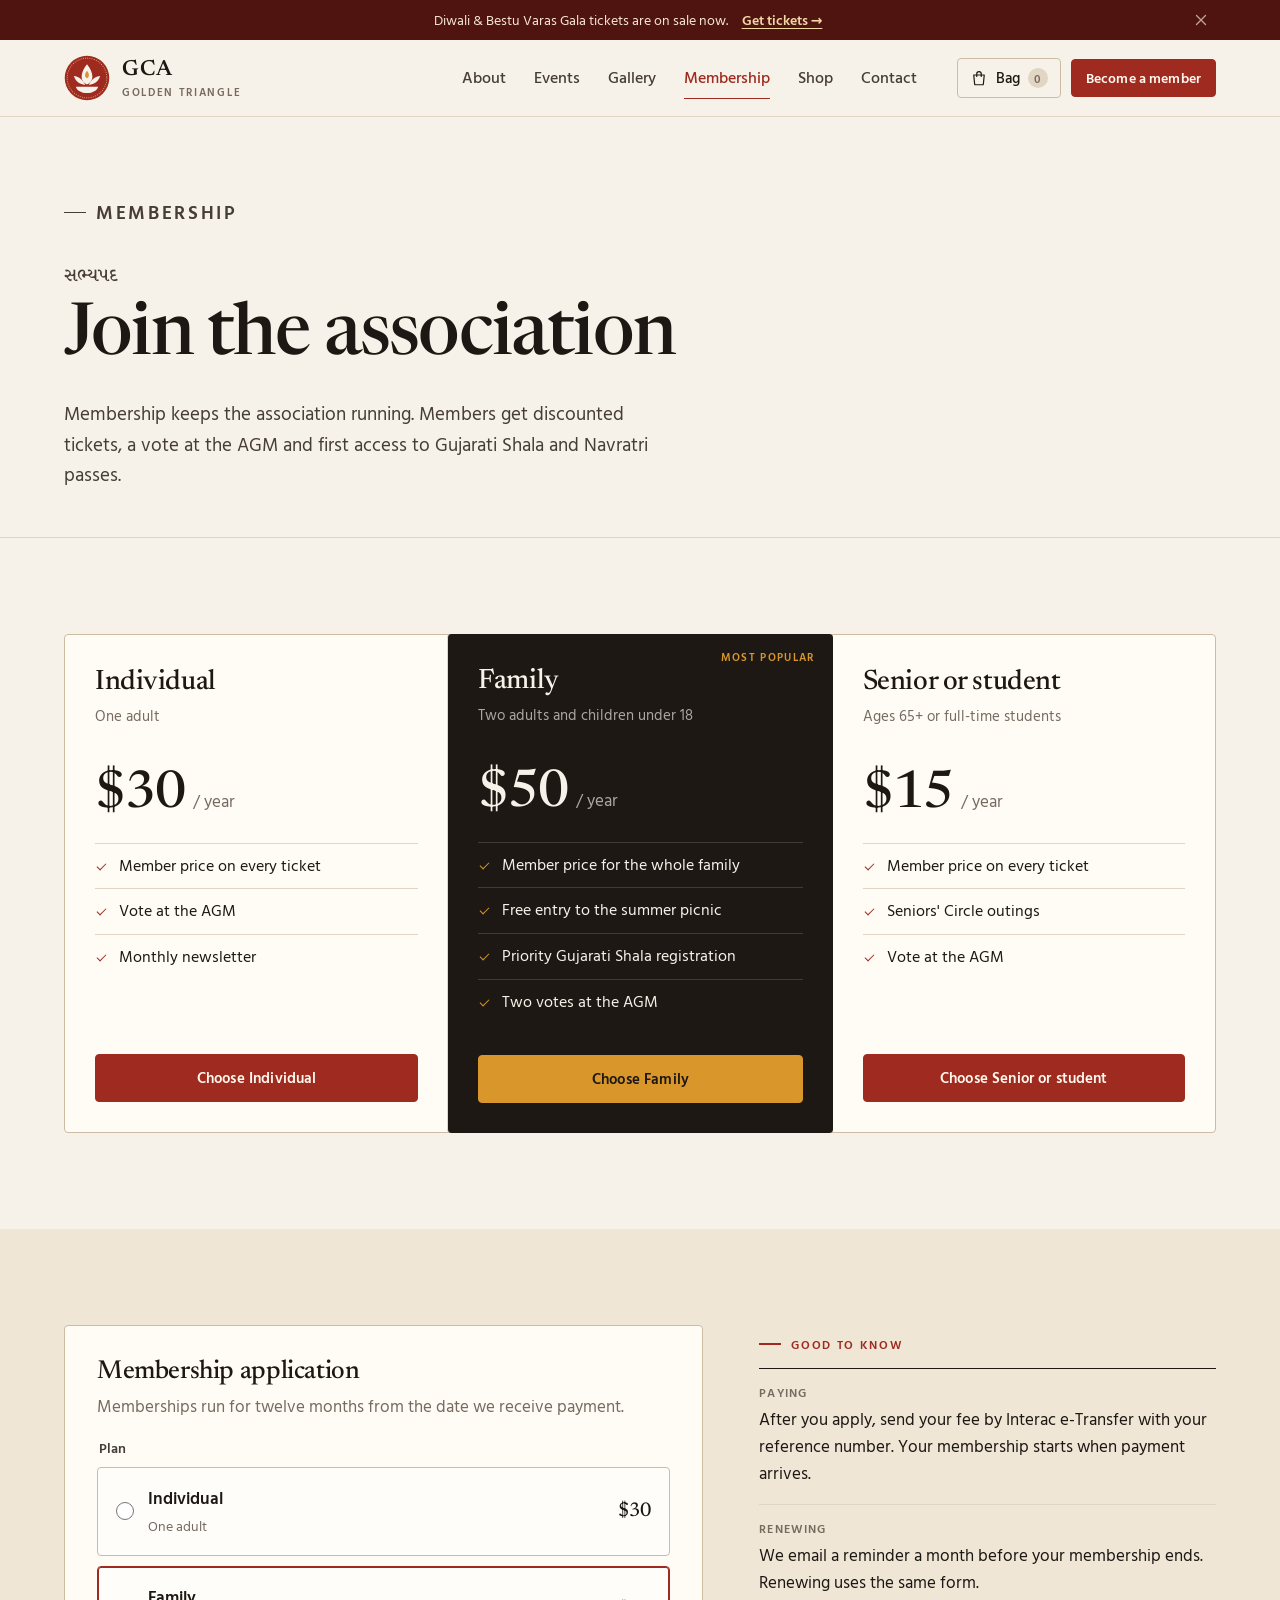
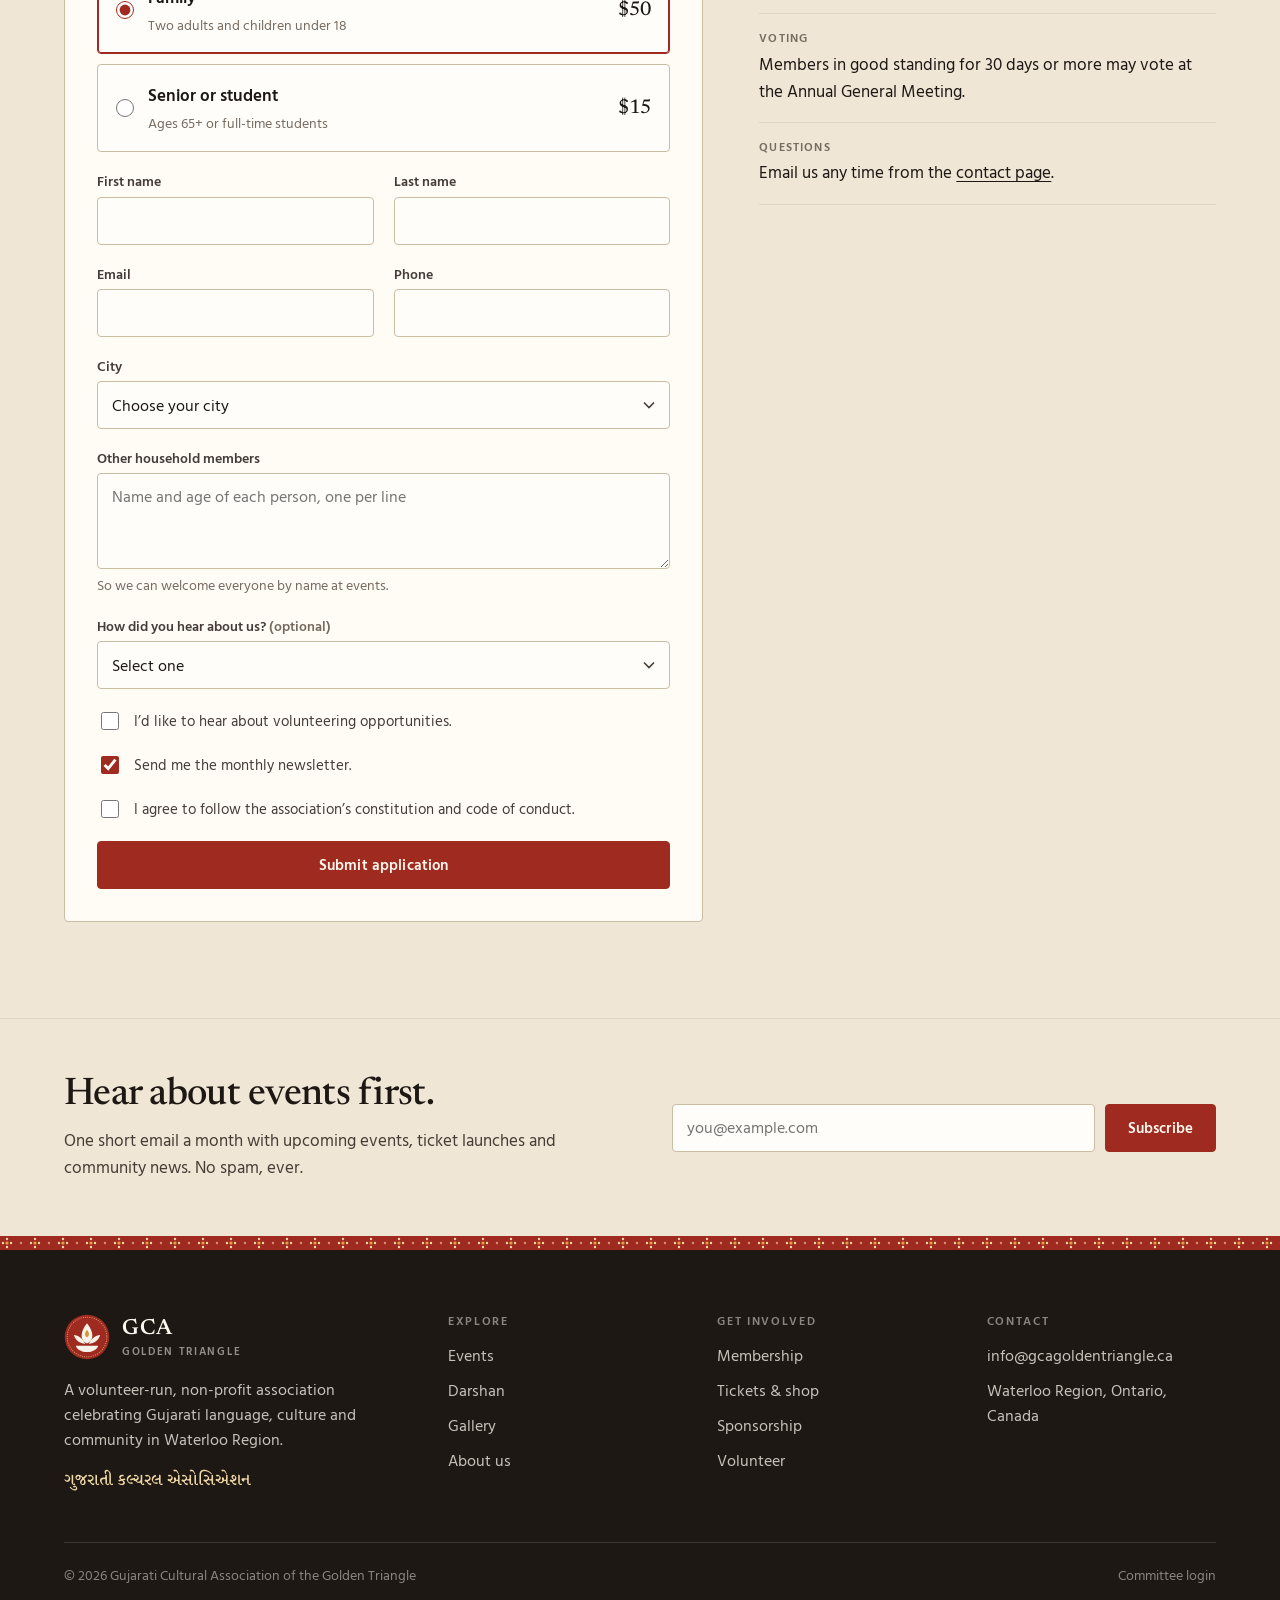
<file: membership.html>
<!doctype html>
<html lang="en">
<head>
  <meta charset="utf-8">
  <meta name="viewport" content="width=device-width, initial-scale=1">
  <title>Membership · GCA Golden Triangle</title>
  <meta name="description" content="Join the Gujarati Cultural Association of the Golden Triangle. Individual, family and senior memberships.">
  <meta name="theme-color" content="#9f2a1f">
  <link rel="icon" href="assets/img/favicon.svg" type="image/svg+xml">
  <link rel="preconnect" href="https://fonts.googleapis.com">
  <link rel="preconnect" href="https://fonts.gstatic.com" crossorigin>
  <link rel="stylesheet" href="https://fonts.googleapis.com/css2?family=Hind+Vadodara:wght@400;500;600&family=Newsreader:ital,opsz,wght@0,6..72,400;0,6..72,500;0,6..72,600;1,6..72,400&family=Noto+Serif+Gujarati:wght@400;500&display=swap">
  <link rel="stylesheet" href="assets/css/site.css">
</head>
<body data-page="membership">
  <a class="skip" href="#main">Skip to content</a>
  <div id="site-header"></div>

  <main id="main">
    <header class="page-head">
      <div class="wrap">
        <p class="eyebrow">Membership</p>
        <p class="page-head__guj" lang="gu">સભ્યપદ</p>
        <h1>Join the association</h1>
        <p data-bind="pages.membershipIntro">Membership keeps the association running.</p>
      </div>
    </header>

    <section class="section">
      <div class="wrap">
        <div class="plans" id="membership-plans"></div>
      </div>
    </section>

    <section class="section section--alt" id="join" aria-labelledby="join-title">
      <div class="wrap two-col">
        <div class="panel">
          <form class="stack" id="membership-form" novalidate>
            <div>
              <h2 id="join-title">Membership application</h2>
              <p class="muted">Memberships run for twelve months from the date we receive payment.</p>
            </div>
            <fieldset class="field" style="border:0;padding:0;margin:0">
              <legend class="label" style="margin-bottom:10px">Plan</legend>
              <div class="choice-group" id="plan-choices"></div>
            </fieldset>
            <div class="form-grid">
              <div class="field"><label for="m-first">First name</label><input class="input" id="m-first" name="firstName" autocomplete="given-name" required></div>
              <div class="field"><label for="m-last">Last name</label><input class="input" id="m-last" name="lastName" autocomplete="family-name" required></div>
              <div class="field"><label for="m-email">Email</label><input class="input" id="m-email" name="email" type="email" autocomplete="email" required></div>
              <div class="field"><label for="m-phone">Phone</label><input class="input" id="m-phone" name="phone" type="tel" autocomplete="tel"></div>
              <div class="field span-2">
                <label for="m-city">City</label>
                <select class="select" id="m-city" name="city" required>
                  <option value="">Choose your city</option>
                  <option>Kitchener</option>
                  <option>Waterloo</option>
                  <option>Cambridge</option>
                  <option>Guelph</option>
                  <option>Elsewhere in the region</option>
                </select>
              </div>
              <div class="field span-2" id="household-field">
                <label for="m-household">Other household members</label>
                <textarea class="textarea" id="m-household" name="household" rows="3" style="min-height:96px" placeholder="Name and age of each person, one per line"></textarea>
                <small>So we can welcome everyone by name at events.</small>
              </div>
              <div class="field span-2">
                <label for="m-heard">How did you hear about us? <span class="muted">(optional)</span></label>
                <select class="select" id="m-heard" name="heard">
                  <option value="">Select one</option>
                  <option>Friends or family</option>
                  <option>Navratri or another event</option>
                  <option>WhatsApp group</option>
                  <option>Social media</option>
                  <option>Search engine</option>
                  <option>Other</option>
                </select>
              </div>
            </div>
            <label class="check"><input type="checkbox" name="volunteer"><span>I’d like to hear about volunteering opportunities.</span></label>
            <label class="check"><input type="checkbox" name="newsletter" checked><span>Send me the monthly newsletter.</span></label>
            <label class="check"><input type="checkbox" name="consent" required><span>I agree to follow the association’s constitution and code of conduct.</span></label>
            <button class="btn btn--primary btn--block" type="submit">Submit application</button>
          </form>
        </div>

        <aside>
          <p class="eyebrow">Good to know</p>
          <ul class="info-list">
            <li><span class="tag">Paying</span>After you apply, send your fee by Interac e-Transfer with your reference number. Your membership starts when payment arrives.</li>
            <li><span class="tag">Renewing</span>We email a reminder a month before your membership ends. Renewing uses the same form.</li>
            <li><span class="tag">Voting</span>Members in good standing for 30 days or more may vote at the Annual General Meeting.</li>
            <li><span class="tag">Questions</span>Email us any time from the <a href="contact.html?topic=Membership">contact page</a>.</li>
          </ul>
        </aside>
      </div>
    </section>
  </main>

  <div id="site-footer"></div>
  <script src="data/content.js"></script>
  <script src="assets/js/core.js"></script>
  <script src="assets/js/site.js"></script>
</body>
</html>
</file>
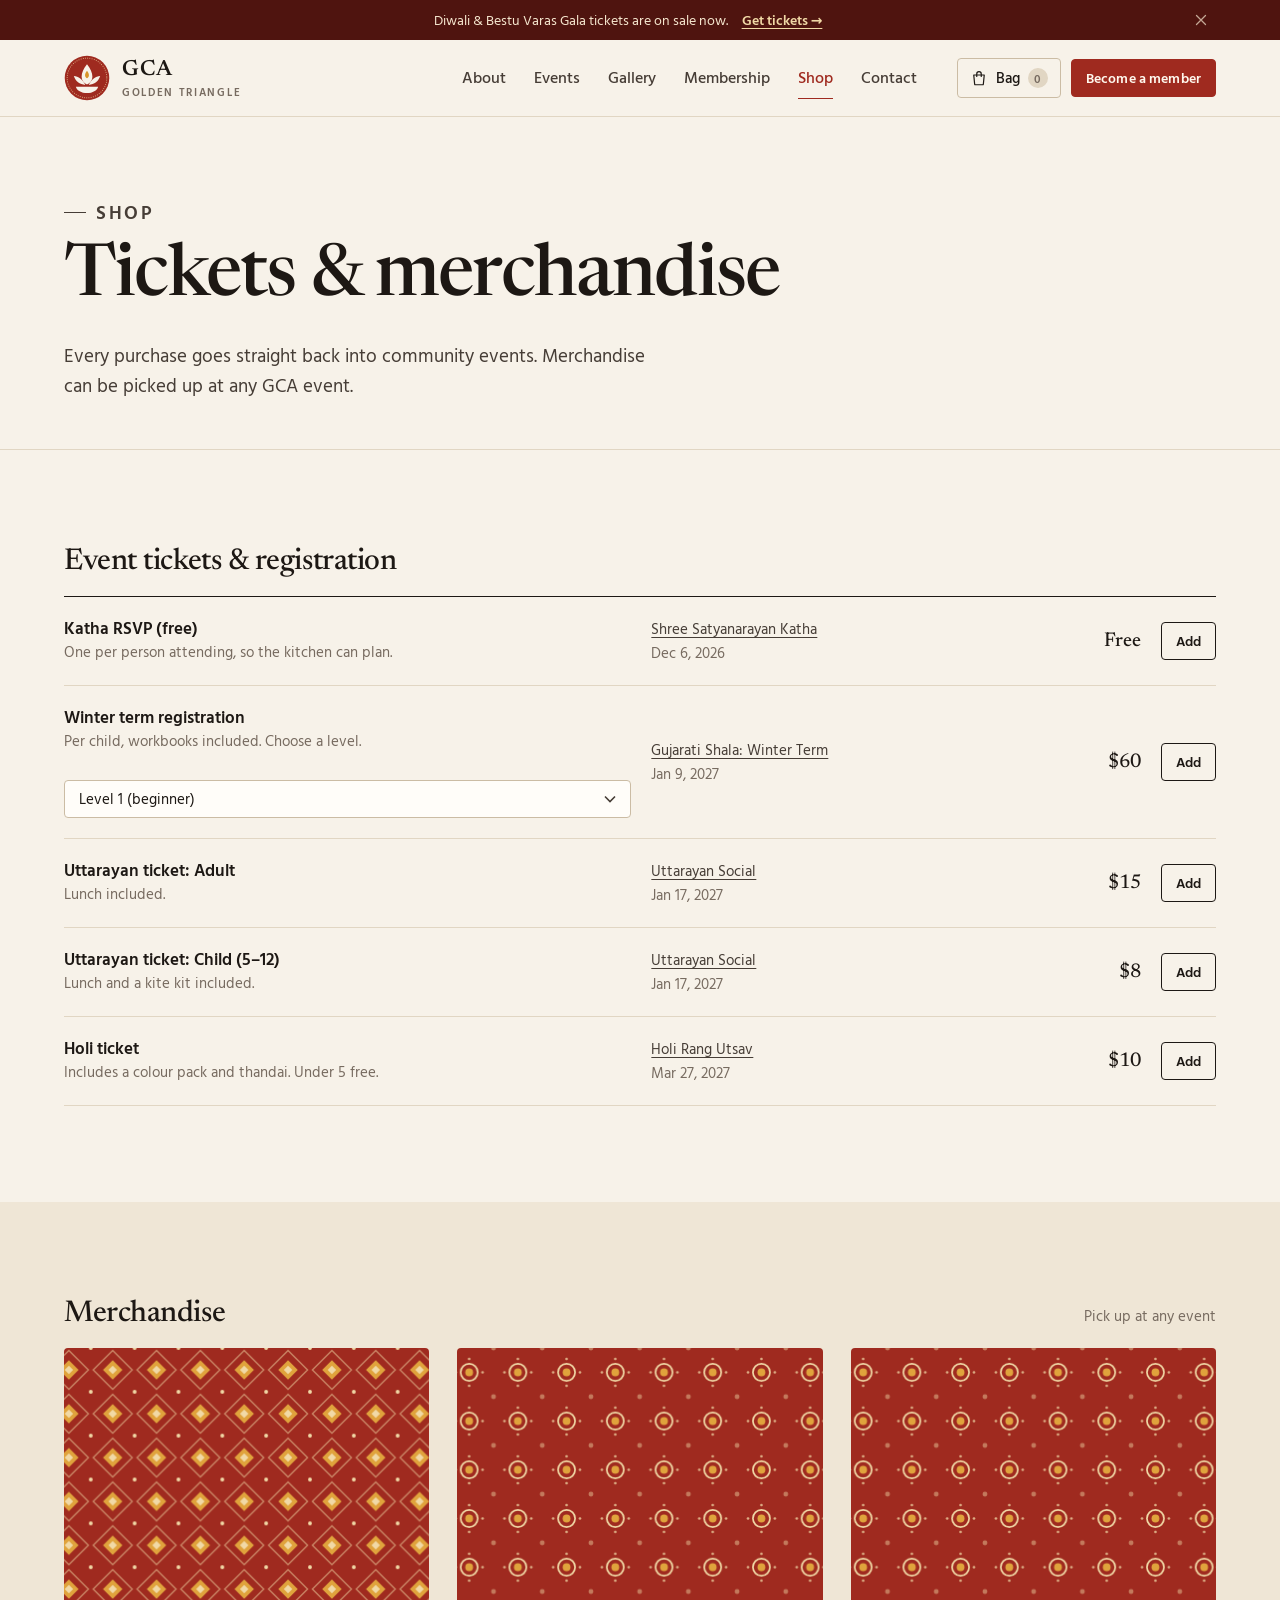
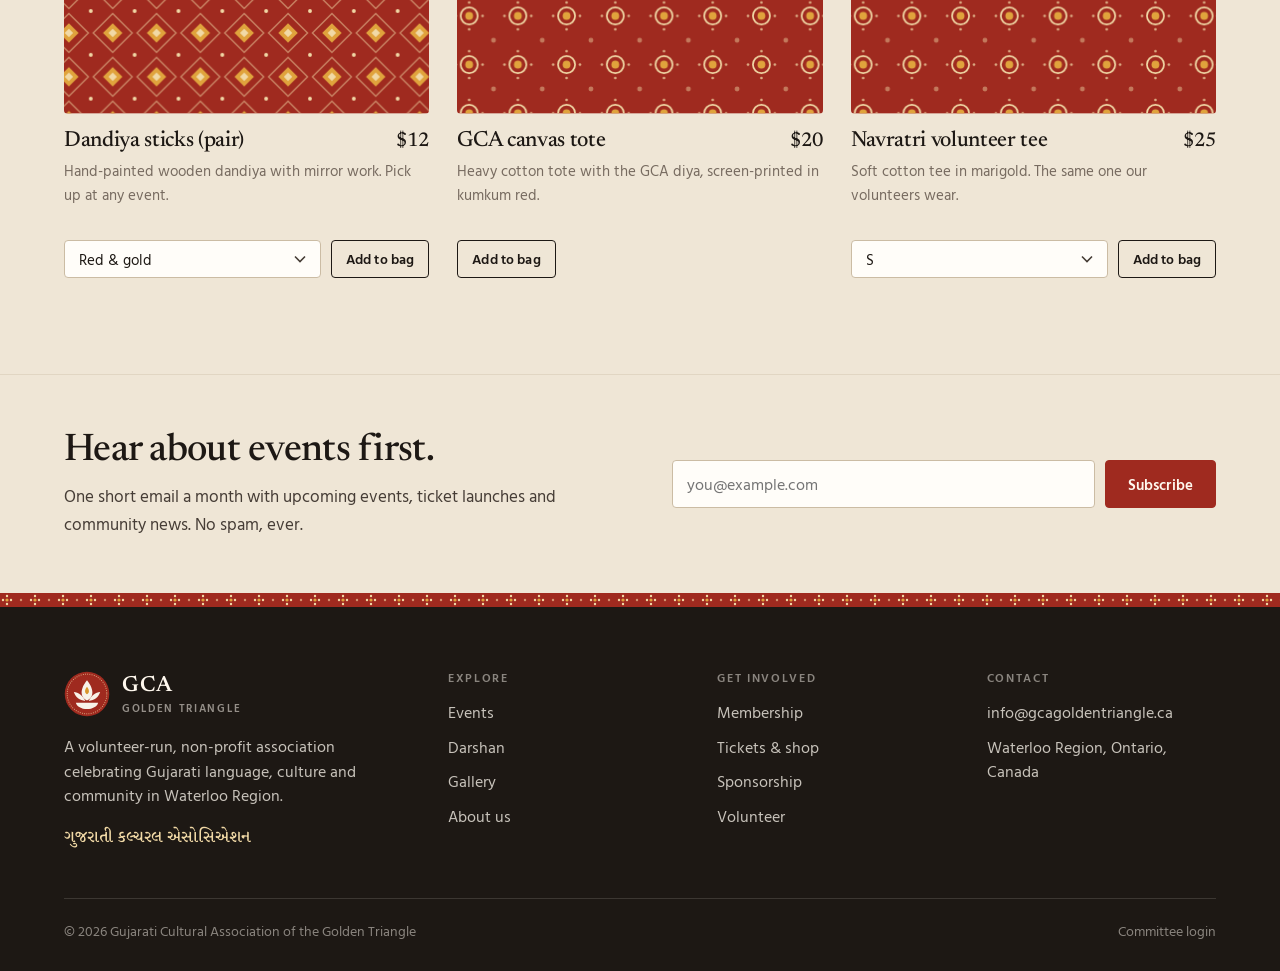
<file: shop.html>
<!doctype html>
<html lang="en">
<head>
  <meta charset="utf-8">
  <meta name="viewport" content="width=device-width, initial-scale=1">
  <title>Tickets &amp; Shop · GCA Golden Triangle</title>
  <meta name="description" content="Event tickets, Gujarati Shala registration and GCA merchandise.">
  <meta name="theme-color" content="#9f2a1f">
  <link rel="icon" href="assets/img/favicon.svg" type="image/svg+xml">
  <link rel="preconnect" href="https://fonts.googleapis.com">
  <link rel="preconnect" href="https://fonts.gstatic.com" crossorigin>
  <link rel="stylesheet" href="https://fonts.googleapis.com/css2?family=Hind+Vadodara:wght@400;500;600&family=Newsreader:ital,opsz,wght@0,6..72,400;0,6..72,500;0,6..72,600;1,6..72,400&family=Noto+Serif+Gujarati:wght@400;500&display=swap">
  <link rel="stylesheet" href="assets/css/site.css">
</head>
<body data-page="shop">
  <a class="skip" href="#main">Skip to content</a>
  <div id="site-header"></div>

  <main id="main">
    <header class="page-head">
      <div class="wrap">
        <p class="eyebrow">Shop</p>
        <h1>Tickets &amp; merchandise</h1>
        <p>Every purchase goes straight back into community events. Merchandise can be picked up at any GCA event.</p>
      </div>
    </header>

    <section class="section">
      <div class="wrap">
        <div class="subhead"><h2>Event tickets &amp; registration</h2></div>
        <div class="ticket-list" id="shop-tickets"></div>
      </div>
    </section>

    <section class="section section--alt" id="merch">
      <div class="wrap">
        <div class="subhead"><h2>Merchandise</h2><span>Pick up at any event</span></div>
        <div class="products" id="shop-merch"></div>
      </div>
    </section>
  </main>

  <div id="site-footer"></div>
  <script src="data/content.js"></script>
  <script src="assets/js/core.js"></script>
  <script src="assets/js/site.js"></script>
</body>
</html>
</file>
<file: assets/css/site.css>
/* GCA Golden Triangle — public site styles */

:root {
  --paper: #f7f2e9;
  --paper-2: #efe6d6;
  --card: #fffcf6;
  --ink: #1d1814;
  --ink-2: #463d36;
  --muted: #776b60;
  --line: #e1d6c3;
  --line-2: #cbbca4;

  --red: #9f2a1f;
  --red-ink: #7f2017;
  --red-deep: #4f140f;
  --gold: #d8962b;
  --gold-soft: #f1d9a6;
  --indigo: #25305a;
  --green: #2f6b4a;

  --serif: 'Newsreader', 'Iowan Old Style', Georgia, serif;
  --sans: 'Hind Vadodara', system-ui, -apple-system, 'Segoe UI', sans-serif;
  --guj: 'Noto Serif Gujarati', 'Hind Vadodara', serif;

  --wrap: 1200px;
  --gutter: 24px;
  --radius: 4px;
  --header-h: 76px;

  --band: url("data:image/svg+xml,%3Csvg xmlns='http://www.w3.org/2000/svg' width='28' height='14'%3E%3Crect width='28' height='14' fill='%239f2a1f'/%3E%3Ccircle cx='7' cy='7' r='1.6' fill='%23e0a33c'/%3E%3Ccircle cx='7' cy='3' r='1.2' fill='%23f1d9a6'/%3E%3Ccircle cx='11' cy='7' r='1.2' fill='%23f1d9a6'/%3E%3Ccircle cx='7' cy='11' r='1.2' fill='%23f1d9a6'/%3E%3Ccircle cx='3' cy='7' r='1.2' fill='%23f1d9a6'/%3E%3Ccircle cx='21' cy='7' r='1.2' fill='%23f1d9a6' fill-opacity='.6'/%3E%3C/svg%3E");
}

*, *::before, *::after { box-sizing: border-box; }

html { -webkit-text-size-adjust: 100%; scroll-padding-top: calc(var(--header-h) + 16px); }
@media (prefers-reduced-motion: no-preference) { html { scroll-behavior: smooth; } }

body {
  margin: 0;
  background: var(--paper);
  color: var(--ink);
  font: 400 17px/1.6 var(--sans);
  -webkit-font-smoothing: antialiased;
  text-rendering: optimizeLegibility;
  min-height: 100vh;
  display: flex;
  flex-direction: column;
}
main { flex: 1; }

img, svg { display: block; max-width: 100%; }
a { color: inherit; }
button, input, select, textarea { font: inherit; color: inherit; }
::selection { background: var(--gold-soft); color: var(--ink); }

h1, h2, h3, h4 {
  font-family: var(--serif);
  font-weight: 500;
  line-height: 1.08;
  letter-spacing: -0.015em;
  margin: 0;
  font-optical-sizing: auto;
}
p { margin: 0 0 1em; }
p:last-child { margin-bottom: 0; }

.wrap { width: 100%; max-width: var(--wrap); margin: 0 auto; padding: 0 var(--gutter); }
.visually-hidden { position: absolute !important; width: 1px; height: 1px; overflow: hidden; clip: rect(0 0 0 0); white-space: nowrap; }
.guj { font-family: var(--guj); letter-spacing: 0; }

:focus-visible { outline: 2px solid var(--red); outline-offset: 2px; }

.skip {
  position: absolute; left: 12px; top: -60px; z-index: 100;
  background: var(--ink); color: var(--paper); padding: 10px 14px; border-radius: var(--radius); text-decoration: none;
}
.skip:focus { top: 12px; }

/* ---------- small pieces ---------- */

.eyebrow {
  display: inline-flex; align-items: center; gap: 10px;
  font: 600 12px/1 var(--sans); letter-spacing: 0.14em; text-transform: uppercase;
  color: var(--red);
  margin-bottom: 18px;
}
.eyebrow::before { content: ''; width: 22px; height: 1.5px; background: currentColor; }
.eyebrow--plain::before { display: none; }

.btn {
  display: inline-flex; align-items: center; justify-content: center; gap: 10px;
  min-height: 48px; padding: 0 22px;
  border: 1.5px solid var(--ink); border-radius: var(--radius);
  background: transparent; color: var(--ink);
  font: 600 15px/1 var(--sans); letter-spacing: 0.01em;
  text-decoration: none; cursor: pointer;
  transition: background-color .15s, color .15s, border-color .15s, transform .15s;
}
.btn:hover { background: var(--ink); color: var(--paper); }
.btn:active { transform: translateY(1px); }
.btn--primary { background: var(--red); border-color: var(--red); color: #fff8ee; }
.btn--primary:hover { background: var(--red-ink); border-color: var(--red-ink); color: #fff8ee; }
.btn--light { border-color: rgba(255, 248, 238, .55); color: #fff8ee; }
.btn--light:hover { background: #fff8ee; color: var(--red-deep); border-color: #fff8ee; }
.btn--small { min-height: 38px; padding: 0 14px; font-size: 14px; }
.btn--block { width: 100%; }
.btn[disabled], .btn.is-disabled { opacity: .45; cursor: not-allowed; pointer-events: none; }

.arrow-link {
  display: inline-flex; align-items: center; gap: 8px;
  font-weight: 600; text-decoration: none; color: var(--red);
  border-bottom: 1.5px solid transparent; padding-bottom: 2px;
}
.arrow-link::after { content: '→'; transition: transform .15s; }
.arrow-link:hover { border-bottom-color: currentColor; }
.arrow-link:hover::after { transform: translateX(3px); }

.tag {
  display: inline-block;
  font: 600 11.5px/1 var(--sans); letter-spacing: .1em; text-transform: uppercase;
  color: var(--muted);
}
.tag--red { color: var(--red); }

.rule { border: 0; border-top: 1px solid var(--line); margin: 0; }

.band { height: 14px; background: var(--band) repeat-x; background-size: 28px 14px; }

/* textile art fills whatever box it is placed in */
.media { position: relative; overflow: hidden; background: var(--paper-2); }
.media > img, .media > .art { position: absolute; inset: 0; width: 100%; height: 100%; object-fit: cover; }

/* ---------- announcement + header ---------- */

.notice {
  background: var(--red-deep); color: #f6e7cf;
  font-size: 14px;
}
.notice .wrap { display: flex; align-items: center; justify-content: center; gap: 14px; min-height: 40px; text-align: center; position: relative; padding-right: 48px; }
.notice a { color: var(--gold-soft); font-weight: 600; text-underline-offset: 3px; white-space: nowrap; }
@media (max-width: 600px) { .notice { font-size: 13px; } .notice .wrap { justify-content: flex-start; text-align: left; flex-wrap: wrap; gap: 2px 10px; padding-top: 8px; padding-bottom: 8px; } }
.notice__close {
  position: absolute; right: var(--gutter); top: 50%; transform: translateY(-50%);
  background: none; border: 0; color: inherit; opacity: .7; cursor: pointer; padding: 6px; line-height: 0;
}
.notice__close:hover { opacity: 1; }

.preview-bar {
  background: var(--gold); color: var(--ink); font-size: 14px; text-align: center; padding: 8px 16px;
}
.preview-bar a { font-weight: 600; }

.masthead {
  position: sticky; top: 0; z-index: 40;
  background: rgba(247, 242, 233, .97);
  border-bottom: 1px solid var(--line);
  transition: box-shadow .2s;
}
.masthead.is-scrolled { box-shadow: 0 6px 24px -18px rgba(29, 24, 20, .5); }
.masthead .wrap { display: flex; align-items: center; gap: 28px; height: var(--header-h); }

.brand { display: flex; align-items: center; gap: 12px; text-decoration: none; color: var(--ink); flex-shrink: 0; }
.brand__mark { width: 46px; height: 46px; flex-shrink: 0; }
.brand__mark img { width: 100%; height: 100%; object-fit: contain; }
.brand__text { display: flex; flex-direction: column; line-height: 1; }
.brand__name { font: 600 22px/1 var(--serif); letter-spacing: 0.04em; }
.brand__sub { font: 600 10.5px/1 var(--sans); letter-spacing: .16em; text-transform: uppercase; color: var(--muted); margin-top: 6px; }

.nav { display: flex; align-items: center; gap: 4px; margin-left: auto; }
.nav a {
  position: relative; padding: 8px 12px; text-decoration: none; font-size: 15.5px; font-weight: 500; color: var(--ink-2);
  border-radius: var(--radius);
}
.nav a:hover { color: var(--ink); background: var(--paper-2); }
.nav a[aria-current='page'] { color: var(--red); }
.nav a[aria-current='page']::after {
  content: ''; position: absolute; left: 12px; right: 12px; bottom: -1px; height: 1.5px; background: var(--red);
}

.masthead__actions { display: flex; align-items: center; gap: 10px; }
.bag-btn {
  display: inline-flex; align-items: center; gap: 8px; height: 40px; padding: 0 12px;
  background: none; border: 1px solid var(--line-2); border-radius: var(--radius); cursor: pointer;
  font-size: 15px; font-weight: 500;
}
.bag-btn:hover { border-color: var(--ink); }
.bag-btn svg { width: 18px; height: 18px; }
.bag-count {
  min-width: 20px; height: 20px; padding: 0 6px; border-radius: 10px;
  background: var(--ink); color: var(--paper); font-size: 12px; font-weight: 600; line-height: 20px; text-align: center;
}
.bag-count[data-count='0'] { background: var(--line); color: var(--muted); }

.nav-toggle {
  display: none; width: 44px; height: 40px; border: 1px solid var(--line-2); border-radius: var(--radius);
  background: none; cursor: pointer; align-items: center; justify-content: center;
}
.nav-toggle span, .nav-toggle span::before, .nav-toggle span::after {
  display: block; width: 18px; height: 1.5px; background: var(--ink); position: relative; transition: transform .2s, background .2s;
}
.nav-toggle span::before, .nav-toggle span::after { content: ''; position: absolute; left: 0; }
.nav-toggle span::before { top: -6px; }
.nav-toggle span::after { top: 6px; }
.nav-open .nav-toggle span { background: transparent; }
.nav-open .nav-toggle span::before { transform: translateY(6px) rotate(45deg); }
.nav-open .nav-toggle span::after { transform: translateY(-6px) rotate(-45deg); }

@media (max-width: 1080px) {
  .masthead__join { display: none; }
}
@media (max-width: 940px) {
  .nav-toggle { display: inline-flex; }
  .nav {
    position: absolute; top: 100%; left: 0; right: 0; z-index: 39;
    flex-direction: column; align-items: stretch; gap: 0;
    background: var(--paper); border-bottom: 1px solid var(--line);
    padding: 8px var(--gutter) 20px;
    max-height: calc(100vh - var(--header-h)); overflow-y: auto;
    transform: translateY(-8px); opacity: 0; visibility: hidden; transition: opacity .18s, transform .18s, visibility .18s;
  }
  .nav-open .nav { transform: none; opacity: 1; visibility: visible; }
  .nav a { padding: 14px 0; font-size: 18px; border-bottom: 1px solid var(--line); border-radius: 0; }
  .nav a:hover { background: none; }
  .nav a[aria-current='page']::after { display: none; }
  .masthead__actions { margin-left: auto; }
}
@media (max-width: 480px) {
  :root { --gutter: 16px; --header-h: 68px; }
  .brand__mark { width: 40px; height: 40px; }
  .brand__name { font-size: 20px; }
  .brand__sub { display: none; }
  .bag-btn .bag-label { display: none; }
}

/* ---------- sections ---------- */

.section { padding: 96px 0; }
.section--tight { padding: 64px 0; }
.section--alt { background: var(--paper-2); }
.section + .section:not(.section--alt):not(.section--dark) { border-top: 1px solid var(--line); }

.section-head {
  display: grid; grid-template-columns: minmax(0, 7fr) minmax(0, 5fr); gap: 32px 64px; align-items: end;
  margin-bottom: 48px;
}
.section-head h2 { font-size: clamp(34px, 4.4vw, 52px); }
.section-head p { color: var(--ink-2); font-size: 18px; max-width: 46ch; }
.section-head__aside { display: flex; flex-direction: column; align-items: flex-start; gap: 16px; }
@media (max-width: 820px) {
  .section { padding: 72px 0; }
  .section-head { grid-template-columns: 1fr; margin-bottom: 36px; }
}

/* ---------- home hero ---------- */

.hero { padding: 72px 0 0; }
.hero__grid { display: grid; grid-template-columns: minmax(0, 7fr) minmax(0, 5fr); gap: 56px; align-items: stretch; }
.hero__guj { font: 500 clamp(22px, 2.6vw, 30px)/1.5 var(--guj); color: var(--red); margin-bottom: 14px; }
.hero h1 { font-size: clamp(44px, 6.4vw, 84px); line-height: 1.0; letter-spacing: -0.025em; max-width: 13ch; }
.hero__intro { font-size: 19px; color: var(--ink-2); max-width: 52ch; margin: 28px 0 36px; }
.hero__actions { display: flex; flex-wrap: wrap; gap: 14px 24px; align-items: center; }

.next-up {
  display: flex; flex-direction: column;
  background: var(--card); border: 1px solid var(--line); border-radius: var(--radius);
  text-decoration: none; color: inherit; overflow: hidden;
  transition: border-color .15s, transform .2s;
}
.next-up:hover { border-color: var(--line-2); }
.next-up .media { aspect-ratio: 4 / 3.1; }
.next-up__date {
  position: absolute; left: 0; bottom: 0; z-index: 1;
  background: var(--paper); color: var(--ink); padding: 14px 18px 12px; min-width: 104px;
  border-top-right-radius: var(--radius);
}
.next-up__date b { display: block; font: 500 46px/0.9 var(--serif); letter-spacing: -0.02em; }
.next-up__date span { display: block; font: 600 12px/1 var(--sans); letter-spacing: .14em; text-transform: uppercase; color: var(--red); margin-top: 8px; }
.next-up__body { padding: 22px 24px 24px; display: flex; flex-direction: column; gap: 8px; }
.next-up__body h2 { font-size: 30px; }
.next-up__meta { color: var(--muted); font-size: 15px; }
.next-up__foot { display: flex; justify-content: space-between; align-items: center; margin-top: 10px; padding-top: 14px; border-top: 1px solid var(--line); }

.stats {
  display: grid; grid-template-columns: repeat(4, 1fr);
  margin-top: 72px; border-top: 1px solid var(--line-2);
}
.stat { padding: 26px 24px 30px 0; }
.stat + .stat { padding-left: 24px; border-left: 1px solid var(--line); }
.stat b { display: block; font: 500 44px/1 var(--serif); letter-spacing: -0.02em; color: var(--red); }
.stat span { display: block; margin-top: 8px; color: var(--ink-2); font-size: 15px; max-width: 18ch; }

@media (max-width: 940px) {
  .hero { padding-top: 48px; }
  .hero__grid { grid-template-columns: 1fr; gap: 40px; }
  .stats { grid-template-columns: repeat(2, 1fr); margin-top: 48px; }
  .stat:nth-child(3) { padding-left: 0; border-left: 0; }
  .stat:nth-child(n+3) { border-top: 1px solid var(--line); }
}

/* ---------- schedule (event rows) ---------- */

.schedule { border-top: 1.5px solid var(--ink); }
.sched-row {
  display: grid; grid-template-columns: 112px minmax(0, 1fr) auto; gap: 32px; align-items: center;
  padding: 26px 0; border-bottom: 1px solid var(--line);
  text-decoration: none; color: inherit;
}
.sched-row:hover .sched-row__title { color: var(--red); }
.sched-date { display: flex; flex-direction: column; }
.sched-date small { font: 600 12px/1 var(--sans); letter-spacing: .14em; text-transform: uppercase; color: var(--muted); }
.sched-date b { font: 500 46px/1 var(--serif); letter-spacing: -0.02em; margin: 6px 0 4px; }
.sched-date span { font: 600 13px/1 var(--sans); letter-spacing: .12em; text-transform: uppercase; color: var(--red); }
.sched-row__title { font-size: 28px; transition: color .15s; }
.sched-row__title .guj { font-size: 17px; color: var(--muted); margin-left: 10px; font-weight: 400; }
.sched-row__meta { display: flex; flex-wrap: wrap; gap: 4px 18px; margin-top: 8px; color: var(--muted); font-size: 15px; }
.sched-row__summary { margin-top: 8px; color: var(--ink-2); max-width: 64ch; }
.sched-row__aside { display: flex; flex-direction: column; align-items: flex-end; gap: 10px; text-align: right; }
.sched-row__price { font: 500 20px/1 var(--serif); }
.sched-row__price small { display: block; font: 500 12px/1 var(--sans); letter-spacing: .08em; text-transform: uppercase; color: var(--muted); margin-bottom: 6px; }

@media (max-width: 720px) {
  .sched-row { grid-template-columns: 72px minmax(0, 1fr); gap: 18px; align-items: start; }
  .sched-date b { font-size: 36px; }
  .sched-row__title { font-size: 23px; }
  .sched-row__title .guj { display: block; margin: 4px 0 0; }
  .sched-row__aside { grid-column: 2; flex-direction: row; align-items: center; justify-content: space-between; text-align: left; }
  .sched-row__summary { display: none; }
}

.empty {
  padding: 48px 0; color: var(--muted); text-align: center; border-bottom: 1px solid var(--line);
}

/* ---------- about / programs ---------- */

.about-grid { display: grid; grid-template-columns: minmax(0, 5fr) minmax(0, 7fr); gap: 72px; }
.about-grid h2 { font-size: clamp(34px, 4.2vw, 50px); margin-bottom: 24px; }
.about-grid .lead { font-size: 19px; color: var(--ink-2); }

.programs { list-style: none; margin: 0; padding: 0; counter-reset: prog; border-top: 1.5px solid var(--ink); }
.programs li {
  counter-increment: prog;
  display: grid; grid-template-columns: 56px minmax(0, 1fr); gap: 4px 20px;
  padding: 22px 0; border-bottom: 1px solid var(--line);
}
.programs li::before {
  content: counter(prog, decimal-leading-zero);
  grid-row: span 2; font: 500 15px/1.9 var(--serif); color: var(--red); font-feature-settings: 'tnum';
}
.programs h3 { font-size: 24px; display: flex; flex-wrap: wrap; align-items: baseline; gap: 4px 12px; }
.programs h3 .guj { font-size: 16px; color: var(--muted); font-weight: 400; }
.programs p { color: var(--ink-2); margin-top: 4px; }

@media (max-width: 900px) {
  .about-grid { grid-template-columns: 1fr; gap: 40px; }
}

/* ---------- darshan (dark section) ---------- */

.section--dark { background: var(--red-deep); color: #f6e7cf; position: relative; }
.section--dark .eyebrow { color: var(--gold-soft); }
.section--dark .section-head p { color: rgba(246, 231, 207, .8); }
.section--dark::before, .section--dark::after {
  content: ''; position: absolute; left: 0; right: 0; height: 14px; background: var(--band) repeat-x; background-size: 28px 14px;
}
.section--dark::before { top: 0; }
.section--dark::after { bottom: 0; }

.deities { display: grid; grid-template-columns: repeat(4, minmax(0, 1fr)); gap: 28px; }
.deity { display: flex; flex-direction: column; }
.deity .media { aspect-ratio: 4 / 5; border-radius: var(--radius); background: var(--red-ink); }
.deity .deity__guj { font: 500 22px/1.4 var(--guj); color: var(--gold-soft); margin-top: 18px; }
.deity h3 { font-size: 24px; color: #fff8ee; margin-top: 2px; }
.deity__occasion { font: 600 11.5px/1 var(--sans); letter-spacing: .12em; text-transform: uppercase; color: var(--gold); margin-top: 10px; }
.deity p { color: rgba(246, 231, 207, .78); font-size: 15.5px; margin-top: 10px; }
@media (max-width: 980px) { .deities { grid-template-columns: repeat(2, minmax(0, 1fr)); } }
@media (max-width: 520px) { .deities { grid-template-columns: 1fr; } .deity .media { aspect-ratio: 4 / 3; } }

/* ---------- gallery ---------- */

.mosaic { display: grid; grid-template-columns: repeat(4, minmax(0, 1fr)); grid-auto-rows: 210px; gap: 12px; }
.mosaic .tile:nth-child(1) { grid-column: span 2; grid-row: span 2; }
.tile {
  position: relative; overflow: hidden; border-radius: var(--radius); background: var(--paper-2);
  border: 0; padding: 0; cursor: zoom-in; text-align: left; display: block; width: 100%;
}
.tile > img, .tile > .art { position: absolute; inset: 0; width: 100%; height: 100%; object-fit: cover; transition: transform .5s; }
.tile:hover > img, .tile:hover > .art { transform: scale(1.03); }
.tile__cap {
  position: absolute; left: 0; right: 0; bottom: 0; z-index: 1;
  padding: 36px 16px 14px; color: #fff8ee;
  background: linear-gradient(to top, rgba(20, 12, 8, .72), rgba(20, 12, 8, 0));
  font-size: 15px; line-height: 1.3;
}
.tile__cap small { display: block; font: 600 11px/1 var(--sans); letter-spacing: .12em; text-transform: uppercase; opacity: .8; margin-bottom: 6px; }

.gallery-grid { display: grid; grid-template-columns: repeat(3, minmax(0, 1fr)); gap: 12px; }
.gallery-grid .tile { aspect-ratio: 4 / 3; }

@media (max-width: 860px) {
  .mosaic { grid-template-columns: repeat(2, minmax(0, 1fr)); grid-auto-rows: 170px; }
  .gallery-grid { grid-template-columns: repeat(2, minmax(0, 1fr)); }
}
@media (max-width: 480px) { .gallery-grid { grid-template-columns: 1fr; } }

.filters { display: flex; flex-wrap: wrap; gap: 4px 24px; margin-bottom: 32px; border-bottom: 1px solid var(--line); }
.filters button {
  background: none; border: 0; padding: 12px 0; margin-bottom: -1px; cursor: pointer;
  font-size: 15.5px; font-weight: 500; color: var(--muted); border-bottom: 2px solid transparent;
}
.filters button:hover { color: var(--ink); }
.filters button[aria-pressed='true'] { color: var(--ink); border-bottom-color: var(--red); }

.lightbox {
  position: fixed; inset: 0; z-index: 80; background: rgba(18, 12, 9, .94);
  display: none; align-items: center; justify-content: center; padding: 56px 72px;
}
.lightbox.is-open { display: flex; }
.lightbox__figure { margin: 0; max-width: 1100px; width: 100%; display: flex; flex-direction: column; align-items: center; gap: 16px; }
.lightbox__img { width: 100%; max-height: calc(100vh - 180px); aspect-ratio: 4 / 3; position: relative; overflow: hidden; border-radius: var(--radius); }
.lightbox__img img { position: absolute; inset: 0; width: 100%; height: 100%; object-fit: contain; }
.lightbox__img .art { position: absolute; inset: 0; width: 100%; height: 100%; }
.lightbox figcaption { color: #f6e7cf; text-align: center; }
.lightbox figcaption small { display: block; opacity: .65; font-size: 13px; letter-spacing: .1em; text-transform: uppercase; margin-bottom: 4px; }
.lightbox button {
  position: absolute; background: none; border: 1px solid rgba(246, 231, 207, .35); color: #f6e7cf;
  width: 44px; height: 44px; border-radius: 50%; cursor: pointer; font-size: 20px; line-height: 1;
}
.lightbox button:hover { background: rgba(246, 231, 207, .12); }
.lightbox__close { top: 16px; right: 16px; }
.lightbox__prev { left: 16px; top: 50%; transform: translateY(-50%); }
.lightbox__next { right: 16px; top: 50%; transform: translateY(-50%); }
@media (max-width: 640px) {
  .lightbox { padding: 64px 12px; }
  .lightbox__prev, .lightbox__next { top: auto; bottom: 12px; transform: none; }
}

/* ---------- membership plans ---------- */

.plans { display: grid; grid-template-columns: repeat(var(--cols, 3), minmax(0, 1fr)); border: 1px solid var(--line-2); border-radius: var(--radius); background: var(--card); }
.plan { padding: 32px 30px 30px; display: flex; flex-direction: column; position: relative; }
.plan + .plan { border-left: 1px solid var(--line); }
.plan--featured { background: var(--ink); color: var(--paper); border-radius: var(--radius); margin: -1px; z-index: 1; }
.plan__badge { position: absolute; top: 18px; right: 18px; font: 600 11px/1 var(--sans); letter-spacing: .12em; text-transform: uppercase; color: var(--gold); }
.plan h3 { font-size: 28px; }
.plan__aud { color: var(--muted); font-size: 15px; margin-top: 6px; }
.plan--featured .plan__aud { color: rgba(247, 242, 233, .65); }
.plan__price { margin: 26px 0 22px; display: flex; align-items: baseline; gap: 8px; }
.plan__price b { font: 500 52px/1 var(--serif); letter-spacing: -0.02em; }
.plan__price span { color: var(--muted); }
.plan--featured .plan__price span { color: rgba(247, 242, 233, .65); }
.plan ul { list-style: none; padding: 0; margin: 0 0 30px; flex: 1; }
.plan li { padding: 10px 0 10px 24px; border-top: 1px solid var(--line); position: relative; font-size: 15.5px; }
.plan--featured li { border-color: rgba(247, 242, 233, .16); }
.plan li::before { content: ''; position: absolute; left: 2px; top: 19px; width: 9px; height: 5px; border-left: 1.5px solid var(--red); border-bottom: 1.5px solid var(--red); transform: rotate(-45deg); }
.plan--featured li::before { border-color: var(--gold); }
.plan--featured .btn--primary { background: var(--gold); border-color: var(--gold); color: var(--ink); }
.plan--featured .btn--primary:hover { background: #e9aa45; border-color: #e9aa45; }
@media (max-width: 860px) {
  .plans { grid-template-columns: 1fr; }
  .plan + .plan { border-left: 0; border-top: 1px solid var(--line); }
}

/* ---------- sponsors ---------- */

.sponsor-wall { display: grid; grid-template-columns: repeat(auto-fill, minmax(180px, 1fr)); border-top: 1px solid var(--line); border-left: 1px solid var(--line); }
.sponsor {
  display: flex; flex-direction: column; align-items: center; justify-content: center; gap: 10px; min-height: 140px; padding: 20px;
  border-right: 1px solid var(--line); border-bottom: 1px solid var(--line); text-decoration: none; text-align: center;
}
.sponsor img { max-height: 64px; max-width: 150px; object-fit: contain; filter: grayscale(1); opacity: .8; transition: filter .2s, opacity .2s; }
.sponsor:hover img { filter: none; opacity: 1; }
.sponsor b { font: 500 18px/1.2 var(--serif); }
.sponsor small { font: 600 10.5px/1 var(--sans); letter-spacing: .12em; text-transform: uppercase; color: var(--muted); }

.tiers { display: grid; grid-template-columns: repeat(4, minmax(0, 1fr)); gap: 0; border-top: 1.5px solid var(--ink); }
.tier { padding: 22px 22px 22px 0; }
.tier + .tier { padding-left: 22px; border-left: 1px solid var(--line); }
.tier h3 { font-size: 22px; }
.tier b { display: block; font: 500 30px/1 var(--serif); color: var(--red); margin: 10px 0 12px; }
.tier p { font-size: 15px; color: var(--ink-2); }
@media (max-width: 860px) {
  .tiers { grid-template-columns: 1fr 1fr; }
  .tier:nth-child(3) { padding-left: 0; border-left: 0; }
  .tier:nth-child(n+3) { border-top: 1px solid var(--line); }
}
@media (max-width: 480px) {
  .tiers { grid-template-columns: 1fr; }
  .tier + .tier { padding-left: 0; border-left: 0; border-top: 1px solid var(--line); }
}

/* ---------- newsletter + footer ---------- */

.signup { background: var(--paper-2); border-top: 1px solid var(--line); }
.signup .wrap { display: grid; grid-template-columns: minmax(0, 1fr) minmax(0, 1fr); gap: 32px 64px; align-items: center; padding-top: 56px; padding-bottom: 56px; }
.signup h2 { font-size: clamp(28px, 3.2vw, 38px); }
.signup p { color: var(--ink-2); margin-top: 10px; }
.inline-form { display: flex; gap: 10px; }
.inline-form .input { flex: 1; min-width: 0; }
@media (max-width: 820px) { .signup .wrap { grid-template-columns: 1fr; } }
@media (max-width: 480px) { .inline-form { flex-direction: column; } }

.footer { background: var(--ink); color: rgba(247, 242, 233, .78); font-size: 15.5px; }
.footer a { text-decoration: none; }
.footer a:hover { color: #fff8ee; text-decoration: underline; text-underline-offset: 3px; }
.footer__grid { display: grid; grid-template-columns: minmax(0, 1.5fr) repeat(3, minmax(0, 1fr)); gap: 40px; padding-top: 64px; padding-bottom: 48px; }
.footer .brand { color: #fff8ee; margin-bottom: 18px; }
.footer .brand__sub { color: rgba(247, 242, 233, .55); }
.footer__about { max-width: 38ch; }
.footer__guj { font: 500 17px/1.5 var(--guj); color: var(--gold-soft); margin-top: 14px; }
.footer h3 { font: 600 12px/1 var(--sans); letter-spacing: .14em; text-transform: uppercase; color: rgba(247, 242, 233, .5); margin-bottom: 18px; }
.footer ul { list-style: none; margin: 0; padding: 0; display: grid; gap: 10px; }
.footer .brand:hover { text-decoration: none; }
.footer__bottom { position: relative; }
.footer__bottom::before { content: ''; position: absolute; top: 0; left: var(--gutter); right: var(--gutter); border-top: 1px solid rgba(247, 242, 233, .14); }
.footer__bottom { padding-top: 22px; padding-bottom: 28px; display: flex; flex-wrap: wrap; gap: 8px 24px; justify-content: space-between; font-size: 14px; color: rgba(247, 242, 233, .5); }
@media (max-width: 900px) { .footer__grid { grid-template-columns: 1fr 1fr; } .footer__grid > :first-child { grid-column: 1 / -1; } }
@media (max-width: 480px) { .footer__grid { grid-template-columns: 1fr; } }

/* ---------- inner page header ---------- */

.page-head { padding: 64px 0 48px; border-bottom: 1px solid var(--line); }
.page-head h1 { font-size: clamp(42px, 6vw, 72px); letter-spacing: -0.025em; max-width: 16ch; }
.page-head__guj { font: 500 22px/1.5 var(--guj); color: var(--red); margin-bottom: 8px; }
.page-head p { font-size: 19px; color: var(--ink-2); max-width: 60ch; margin-top: 22px; }
.breadcrumb { font-size: 14px; color: var(--muted); margin-bottom: 22px; }
.breadcrumb a { color: var(--muted); text-underline-offset: 3px; }

/* ---------- event detail ---------- */

.event-hero { display: grid; grid-template-columns: minmax(0, 7fr) minmax(0, 5fr); gap: 56px; padding: 48px 0 72px; }
.event-hero .media { aspect-ratio: 16 / 10; border-radius: var(--radius); }
.event-hero h1 { font-size: clamp(38px, 5vw, 62px); letter-spacing: -0.02em; margin: 6px 0 4px; }
.event-hero .guj-title { font: 500 22px/1.5 var(--guj); color: var(--red); }
.event-body { margin-top: 36px; font-size: 18px; color: var(--ink-2); max-width: 64ch; }
.event-body p { margin-bottom: 1.1em; }

.facts { list-style: none; margin: 28px 0 0; padding: 0; border-top: 1px solid var(--line); }
.facts li { display: grid; grid-template-columns: 96px minmax(0, 1fr); gap: 16px; padding: 14px 0; border-bottom: 1px solid var(--line); font-size: 16px; }
.facts li > span:first-child { font: 600 12px/1.9 var(--sans); letter-spacing: .12em; text-transform: uppercase; color: var(--muted); }
.facts a { text-underline-offset: 3px; }

.ticket-box { position: sticky; top: calc(var(--header-h) + 24px); align-self: start; background: var(--card); border: 1px solid var(--line-2); border-radius: var(--radius); }
.ticket-box__head { padding: 22px 24px; border-bottom: 1px solid var(--line); }
.ticket-box__head h2 { font-size: 26px; }
.ticket-box__head p { font-size: 15px; color: var(--muted); margin-top: 6px; }
.ticket-line { display: grid; grid-template-columns: minmax(0, 1fr) auto; gap: 12px 16px; align-items: center; padding: 18px 24px; border-bottom: 1px solid var(--line); }
.ticket-line h3 { font: 600 16px/1.35 var(--sans); letter-spacing: 0; }
.ticket-line p { font-size: 14px; color: var(--muted); margin-top: 2px; }
.ticket-line__price { font: 500 20px/1 var(--serif); text-align: right; }
.ticket-line .select { grid-column: 1 / -1; }
.ticket-box__foot { padding: 20px 24px 24px; display: grid; gap: 12px; }
.ticket-total { display: flex; justify-content: space-between; align-items: baseline; font-size: 15px; color: var(--muted); }
.ticket-total b { font: 500 26px/1 var(--serif); color: var(--ink); }
.ticket-box__note { font-size: 13.5px; color: var(--muted); }
.sold-out { font: 600 12px/1 var(--sans); letter-spacing: .1em; text-transform: uppercase; color: var(--red); }

@media (max-width: 940px) {
  .event-hero { grid-template-columns: 1fr; gap: 40px; padding-top: 32px; }
  .ticket-box { position: static; }
}

.stepper { display: inline-flex; align-items: center; border: 1px solid var(--line-2); border-radius: var(--radius); height: 38px; }
.stepper button { width: 34px; height: 100%; background: none; border: 0; cursor: pointer; font-size: 18px; color: var(--ink-2); }
.stepper button:hover { color: var(--red); }
.stepper button:disabled { opacity: .3; cursor: default; }
.stepper output, .stepper input { width: 34px; text-align: center; font-weight: 600; font-variant-numeric: tabular-nums; border: 0; background: none; padding: 0; }

/* ---------- event cards (events page) ---------- */

.feature {
  display: grid; grid-template-columns: minmax(0, 7fr) minmax(0, 5fr); border: 1px solid var(--line-2); border-radius: var(--radius);
  background: var(--card); overflow: hidden; text-decoration: none; color: inherit; margin-bottom: 64px;
}
.feature .media { min-height: 360px; }
.feature__body { padding: 36px; display: flex; flex-direction: column; gap: 12px; }
.feature__body h2 { font-size: clamp(32px, 3.6vw, 44px); }
.feature__body .guj { color: var(--red); font-size: 19px; }
.feature__body p { color: var(--ink-2); }
.feature__body .btn { align-self: flex-start; margin-top: auto; }
@media (max-width: 860px) {
  .feature { grid-template-columns: 1fr; }
  .feature .media { min-height: 0; aspect-ratio: 16 / 9; }
  .feature__body { padding: 26px; }
}

.subhead { display: flex; justify-content: space-between; align-items: baseline; gap: 16px; margin: 0 0 18px; }
.subhead h2 { font-size: 30px; }
.subhead span { color: var(--muted); font-size: 15px; }

/* ---------- shop ---------- */

.products { display: grid; grid-template-columns: repeat(3, minmax(0, 1fr)); gap: 40px 28px; }
.product { display: flex; flex-direction: column; }
.product .media { aspect-ratio: 1 / 1; border-radius: var(--radius); }
.product__body { padding-top: 16px; display: flex; flex-direction: column; gap: 6px; flex: 1; }
.product__row { display: flex; justify-content: space-between; align-items: baseline; gap: 12px; }
.product h3 { font-size: 22px; }
.product__price { font: 500 20px/1 var(--serif); white-space: nowrap; }
.product p { color: var(--muted); font-size: 15px; }
.product__buy { display: flex; gap: 10px; margin-top: auto; padding-top: 12px; }
.product__buy .select { flex: 1; min-width: 0; }
.product__buy .btn { flex-shrink: 0; }
@media (max-width: 900px) { .products { grid-template-columns: repeat(2, minmax(0, 1fr)); } }
@media (max-width: 560px) { .products { grid-template-columns: 1fr; } }

.ticket-list { border-top: 1.5px solid var(--ink); }
.ticket-row { display: grid; grid-template-columns: minmax(0, 1.4fr) minmax(0, 1fr) auto auto; gap: 20px; align-items: center; padding: 20px 0; border-bottom: 1px solid var(--line); }
.ticket-row h3 { font: 600 17px/1.35 var(--sans); letter-spacing: 0; }
.ticket-row p, .ticket-row__event { color: var(--muted); font-size: 15px; }
.ticket-row__event a { color: var(--ink-2); text-underline-offset: 3px; }
.ticket-row__price { font: 500 20px/1 var(--serif); min-width: 64px; text-align: right; }
@media (max-width: 760px) {
  .ticket-row { grid-template-columns: minmax(0, 1fr) auto; gap: 8px 16px; }
  .ticket-row__event { grid-column: 1 / -1; grid-row: 2; }
}

/* ---------- forms ---------- */

.field { display: flex; flex-direction: column; gap: 6px; }
.field > label, .label { font: 600 14px/1.3 var(--sans); color: var(--ink-2); }
.field small { color: var(--muted); font-size: 13.5px; }
.input, .select, .textarea {
  width: 100%; min-height: 48px; padding: 11px 14px;
  background: #fffdf9; border: 1px solid var(--line-2); border-radius: var(--radius);
  font-size: 16px; line-height: 1.4; transition: border-color .15s, box-shadow .15s;
}
.select { padding-right: 36px; appearance: none; background-image: url("data:image/svg+xml,%3Csvg xmlns='http://www.w3.org/2000/svg' width='12' height='8' fill='none' stroke='%23463d36' stroke-width='1.6'%3E%3Cpath d='M1 1.5l5 5 5-5'/%3E%3C/svg%3E"); background-repeat: no-repeat; background-position: right 14px center; }
.select--small { min-height: 38px; padding-top: 6px; padding-bottom: 6px; font-size: 15px; }
.textarea { min-height: 140px; resize: vertical; }
.input:hover, .select:hover, .textarea:hover { border-color: var(--muted); }
.input:focus, .select:focus, .textarea:focus { outline: none; border-color: var(--red); box-shadow: 0 0 0 3px rgba(159, 42, 31, .14); }
.input[aria-invalid='true'], .select[aria-invalid='true'], .textarea[aria-invalid='true'] { border-color: var(--red); }
.field-error { color: var(--red); font-size: 13.5px; }
.form-grid { display: grid; grid-template-columns: 1fr 1fr; gap: 20px; }
.form-grid .span-2 { grid-column: 1 / -1; }
@media (max-width: 600px) { .form-grid { grid-template-columns: 1fr; } .form-grid .span-2 { grid-column: auto; } }

.check { display: flex; gap: 12px; align-items: flex-start; font-size: 15px; color: var(--ink-2); cursor: pointer; }
.check input { width: 18px; height: 18px; margin-top: 3px; accent-color: var(--red); flex-shrink: 0; }

.choice-group { display: grid; gap: 10px; }
.choice {
  display: grid; grid-template-columns: auto minmax(0, 1fr) auto; gap: 14px; align-items: center;
  padding: 16px 18px; border: 1px solid var(--line-2); border-radius: var(--radius); background: #fffdf9; cursor: pointer;
}
.choice:hover { border-color: var(--muted); }
.choice:has(input:checked) { border-color: var(--red); box-shadow: inset 0 0 0 1px var(--red); }
.choice input { accent-color: var(--red); width: 18px; height: 18px; margin: 0; }
.choice b { display: block; font-weight: 600; }
.choice small { color: var(--muted); font-size: 14px; }
.choice__price { font: 500 20px/1 var(--serif); }

.panel { background: var(--card); border: 1px solid var(--line-2); border-radius: var(--radius); padding: 32px; }
.panel h2 { font-size: 26px; margin-bottom: 6px; }
.panel > p { color: var(--muted); }
@media (max-width: 600px) { .panel { padding: 22px; } }

.two-col { display: grid; grid-template-columns: minmax(0, 7fr) minmax(0, 5fr); gap: 56px; align-items: start; }
@media (max-width: 940px) { .two-col { grid-template-columns: 1fr; gap: 40px; } }

.info-list { list-style: none; margin: 0; padding: 0; border-top: 1.5px solid var(--ink); }
.info-list li { padding: 18px 0; border-bottom: 1px solid var(--line); }
.info-list .tag { display: block; margin-bottom: 6px; }
.info-list a { text-underline-offset: 3px; }

.confirm { text-align: left; }
.confirm__ref { display: inline-block; font: 600 15px/1 var(--sans); letter-spacing: .08em; background: var(--paper-2); border: 1px dashed var(--line-2); padding: 10px 14px; border-radius: var(--radius); margin: 8px 0 18px; }
.steps { counter-reset: step; list-style: none; padding: 0; margin: 18px 0; display: grid; gap: 12px; }
.steps li { counter-increment: step; display: grid; grid-template-columns: 32px 1fr; gap: 12px; align-items: start; }
.steps li::before { content: counter(step); width: 28px; height: 28px; border-radius: 50%; border: 1.5px solid var(--red); color: var(--red); font-weight: 600; font-size: 14px; display: grid; place-items: center; }

/* ---------- summary table (checkout) ---------- */

.summary { list-style: none; margin: 0; padding: 0; }
.summary li { display: grid; grid-template-columns: minmax(0, 1fr) auto; gap: 4px 16px; padding: 14px 0; border-bottom: 1px solid var(--line); }
.summary li small { color: var(--muted); font-size: 14px; display: block; }
.summary li b { font-weight: 600; }
.summary__total { display: flex; justify-content: space-between; align-items: baseline; padding-top: 18px; font-size: 17px; }
.summary__total b { font: 500 32px/1 var(--serif); }

/* ---------- bag drawer ---------- */

.scrim { position: fixed; inset: 0; z-index: 60; background: rgba(29, 24, 20, .42); opacity: 0; visibility: hidden; transition: opacity .2s, visibility .2s; }
.scrim.is-open { opacity: 1; visibility: visible; }
.drawer {
  position: fixed; top: 0; right: 0; bottom: 0; z-index: 61; width: min(440px, 100%);
  background: var(--paper); display: flex; flex-direction: column;
  transform: translateX(100%); transition: transform .26s cubic-bezier(.2, .7, .2, 1); visibility: hidden;
}
.drawer.is-open { transform: none; visibility: visible; }
.drawer__head { display: flex; align-items: center; justify-content: space-between; padding: 20px 24px; border-bottom: 1px solid var(--line); }
.drawer__head h2 { font-size: 26px; }
.icon-btn { width: 40px; height: 40px; display: grid; place-items: center; background: none; border: 1px solid var(--line-2); border-radius: var(--radius); cursor: pointer; }
.icon-btn:hover { border-color: var(--ink); }
.drawer__body { flex: 1; overflow-y: auto; padding: 4px 24px; }
.drawer__foot { padding: 20px 24px 24px; border-top: 1px solid var(--line); display: grid; gap: 14px; background: var(--card); }
.bag-line { display: grid; grid-template-columns: 64px minmax(0, 1fr) auto; gap: 14px; padding: 18px 0; border-bottom: 1px solid var(--line); align-items: start; }
.bag-line .media { width: 64px; height: 64px; border-radius: var(--radius); }
.bag-line h3 { font: 600 15.5px/1.35 var(--sans); letter-spacing: 0; }
.bag-line small { display: block; color: var(--muted); font-size: 13.5px; margin-top: 2px; }
.bag-line__controls { display: flex; align-items: center; gap: 12px; margin-top: 10px; }
.bag-line__remove { background: none; border: 0; padding: 0; color: var(--muted); font-size: 13.5px; text-decoration: underline; text-underline-offset: 3px; cursor: pointer; }
.bag-line__remove:hover { color: var(--red); }
.bag-line__price { font: 500 18px/1 var(--serif); }
.bag-empty { padding: 56px 0; text-align: center; color: var(--muted); }
.bag-empty p { margin-bottom: 18px; }

/* ---------- committee ---------- */

.people { display: grid; grid-template-columns: repeat(auto-fill, minmax(220px, 1fr)); gap: 32px 24px; }
.person .media { aspect-ratio: 1 / 1; border-radius: var(--radius); }
.person h3 { font-size: 22px; margin-top: 14px; }
.person .tag { margin-top: 6px; display: block; }
.person p { color: var(--ink-2); font-size: 15px; margin-top: 8px; }

.story { columns: 2; column-gap: 48px; font-size: 18px; color: var(--ink-2); }
.story p { break-inside: avoid; }
@media (max-width: 800px) { .story { columns: 1; } }

/* ---------- toasts ---------- */

#toasts { position: fixed; left: 50%; bottom: 24px; transform: translateX(-50%); z-index: 100; display: grid; gap: 8px; width: max-content; max-width: calc(100vw - 32px); }
.toast {
  background: var(--ink); color: var(--paper); padding: 13px 18px; border-radius: var(--radius); font-size: 15px;
  box-shadow: 0 12px 32px -12px rgba(0, 0, 0, .4);
  opacity: 0; transform: translateY(8px); transition: opacity .25s, transform .25s;
}
.toast.is-in { opacity: 1; transform: none; }
.toast--error { background: var(--red); }

/* ---------- utilities ---------- */

.mt-0 { margin-top: 0 !important; }
.mt-1 { margin-top: 12px; }
.mt-2 { margin-top: 24px; }
.mt-3 { margin-top: 40px; }
.mt-4 { margin-top: 64px; }
.center { text-align: center; }
.muted { color: var(--muted); }
.stack { display: grid; gap: 20px; }
.row { display: flex; flex-wrap: wrap; gap: 12px 20px; align-items: center; }
.hidden { display: none !important; }

@media print {
  .masthead, .notice, .footer, .signup, .drawer, .scrim { display: none !important; }
}
</file>
<file: assets/css/admin.css>
/* GCA Golden Triangle — admin panel */

:root {
  --bg: #f3efe8;
  --surface: #fffdfa;
  --ink: #1d1814;
  --ink-2: #463d36;
  --muted: #7a6f65;
  --line: #e6ddcf;
  --line-2: #d3c6b2;
  --red: #9f2a1f;
  --red-ink: #7f2017;
  --gold: #d8962b;
  --ok: #2f6b4a;
  --side: #1d1814;
  --serif: 'Newsreader', Georgia, serif;
  --sans: 'Hind Vadodara', system-ui, -apple-system, 'Segoe UI', sans-serif;
  --guj: 'Noto Serif Gujarati', 'Hind Vadodara', serif;
  --radius: 6px;
}

*, *::before, *::after { box-sizing: border-box; }
html { -webkit-text-size-adjust: 100%; }
body { margin: 0; background: var(--bg); color: var(--ink); font: 400 15.5px/1.5 var(--sans); -webkit-font-smoothing: antialiased; }
img, svg { display: block; max-width: 100%; }
a { color: var(--red); }
button, input, select, textarea { font: inherit; color: inherit; }
h1, h2, h3 { margin: 0; font-weight: 600; }
p { margin: 0 0 .8em; }
p:last-child { margin-bottom: 0; }
code { font: 13px/1.4 ui-monospace, SFMono-Regular, Menlo, monospace; background: rgba(29, 24, 20, .07); padding: 1px 5px; border-radius: 3px; }
:focus-visible { outline: 2px solid var(--red); outline-offset: 2px; }
.visually-hidden { position: absolute !important; width: 1px; height: 1px; overflow: hidden; clip: rect(0 0 0 0); white-space: nowrap; }
.muted { color: var(--muted); }
.guj { font-family: var(--guj); }
.booting { padding: 40px; color: var(--muted); }
.mt-lg { margin-top: 24px; }

/* ---------- buttons ---------- */

.btn {
  display: inline-flex; align-items: center; justify-content: center; gap: 8px;
  min-height: 40px; padding: 0 16px; border: 1px solid var(--line-2); border-radius: var(--radius);
  background: var(--surface); color: var(--ink); font-weight: 600; font-size: 14.5px; text-decoration: none; cursor: pointer; white-space: nowrap;
  transition: background-color .12s, border-color .12s, color .12s;
}
.btn:hover { border-color: var(--ink-2); }
.btn--primary { background: var(--red); border-color: var(--red); color: #fff8ee; }
.btn--primary:hover { background: var(--red-ink); border-color: var(--red-ink); }
.btn--quiet { background: transparent; border-color: transparent; color: var(--ink-2); }
.btn--quiet:hover { background: rgba(29, 24, 20, .06); border-color: transparent; }
.btn--danger { color: var(--red); border-color: rgba(159, 42, 31, .35); background: transparent; }
.btn--danger:hover { background: var(--red); color: #fff8ee; border-color: var(--red); }
.btn--small { min-height: 32px; padding: 0 11px; font-size: 13.5px; }
.btn--block { width: 100%; }
.btn[disabled] { opacity: .45; pointer-events: none; }

.icon-btn {
  width: 30px; height: 30px; display: inline-grid; place-items: center; padding: 0;
  border: 1px solid transparent; border-radius: var(--radius); background: transparent; color: var(--muted); cursor: pointer; font-size: 15px; line-height: 1;
}
.icon-btn:hover { border-color: var(--line-2); color: var(--ink); background: var(--surface); }
.icon-btn--danger:hover { color: var(--red); border-color: rgba(159, 42, 31, .35); }
.icon-btn[disabled] { opacity: .3; pointer-events: none; }

/* ---------- auth ---------- */

.auth { min-height: 100vh; display: grid; place-items: center; padding: 24px; background: var(--side); }
.auth__card {
  width: 100%; max-width: 400px; background: var(--surface); border-radius: 10px; padding: 36px 32px 28px;
  display: grid; gap: 18px; box-shadow: 0 30px 80px -30px rgba(0, 0, 0, .6);
  border-top: 6px solid var(--red);
}
.auth__card h1 { font: 600 30px/1.1 var(--serif); letter-spacing: -0.01em; }
.auth__card p { color: var(--ink-2); }
.auth__back { color: var(--muted); font-size: 14px; text-align: center; text-decoration: none; }
.auth__back:hover { color: var(--ink); }

/* ---------- shell ---------- */

.shell { display: grid; grid-template-columns: 248px minmax(0, 1fr); min-height: 100vh; background: linear-gradient(to right, var(--side) 248px, transparent 248px); }
.side {
  background: var(--side); color: rgba(247, 242, 233, .74); display: flex; flex-direction: column;
  position: sticky; top: 0; height: 100vh; overflow-y: auto;
}
.side__brand { display: flex; align-items: center; gap: 12px; padding: 20px 20px 18px; text-decoration: none; color: #fff8ee; border-bottom: 1px solid rgba(247, 242, 233, .1); }
.side__brand img { width: 36px; height: 36px; object-fit: contain; }
.side__brand b { display: block; font: 600 18px/1.1 var(--serif); }
.side__brand small { display: block; font-size: 11px; letter-spacing: .14em; text-transform: uppercase; color: rgba(247, 242, 233, .5); margin-top: 3px; }
.side__nav { padding: 10px 10px 20px; flex: 1; }
.side__group { display: grid; gap: 1px; margin-top: 14px; }
.side__group > span { font-size: 11px; font-weight: 600; letter-spacing: .14em; text-transform: uppercase; color: rgba(247, 242, 233, .4); padding: 0 12px 6px; }
.side__nav a {
  display: flex; align-items: center; justify-content: space-between; gap: 8px;
  padding: 7px 12px; border-radius: var(--radius); color: inherit; text-decoration: none; font-size: 15px; position: relative;
}
.side__nav a:hover { background: rgba(247, 242, 233, .07); color: #fff8ee; }
.side__nav a.is-active { background: rgba(247, 242, 233, .1); color: #fff8ee; }
.side__nav a.is-active::before { content: ''; position: absolute; left: -10px; top: 7px; bottom: 7px; width: 3px; border-radius: 0 2px 2px 0; background: var(--gold); }
.side__count { font-style: normal; min-width: 20px; height: 20px; padding: 0 6px; border-radius: 10px; background: var(--red); color: #fff8ee; font-size: 12px; font-weight: 600; line-height: 20px; text-align: center; }
.side__count[hidden] { display: none; }
.side__foot { padding: 14px 20px 20px; border-top: 1px solid rgba(247, 242, 233, .1); display: flex; justify-content: space-between; gap: 12px; font-size: 14px; }
.side__foot a, .side__foot button { color: rgba(247, 242, 233, .7); text-decoration: none; background: none; border: 0; padding: 0; cursor: pointer; }
.side__foot a:hover, .side__foot button:hover { color: #fff8ee; }

.main { min-width: 0; display: flex; flex-direction: column; }
.top {
  position: sticky; top: 0; z-index: 10; display: flex; align-items: center; gap: 16px;
  min-height: 68px; padding: 0 32px; background: rgba(243, 239, 232, .96); border-bottom: 1px solid var(--line);
}
.top h1 { font: 600 26px/1.2 var(--serif); letter-spacing: -0.01em; flex: 1; min-width: 0; overflow: hidden; text-overflow: ellipsis; white-space: nowrap; }
.top__menu { display: none; width: 40px; height: 40px; border: 1px solid var(--line-2); border-radius: var(--radius); background: var(--surface); cursor: pointer; font-size: 18px; }
.chip {
  display: inline-flex; align-items: center; gap: 8px; padding: 6px 12px; border-radius: 999px;
  font-size: 13px; font-weight: 600; text-decoration: none; color: var(--ok); background: rgba(47, 107, 74, .1); white-space: nowrap;
}
.chip::before { content: ''; width: 7px; height: 7px; border-radius: 50%; background: currentColor; }
.chip--draft { color: #8a5a0b; background: rgba(216, 150, 43, .18); }
.content { padding: 28px 32px 48px; max-width: 1240px; width: 100%; }

@media (max-width: 900px) {
  .shell { grid-template-columns: 1fr; background: none; }
  .side { position: fixed; inset: 0 auto 0 0; width: 260px; z-index: 50; transform: translateX(-100%); transition: transform .2s; }
  .side-open .side { transform: none; box-shadow: 0 0 0 100vmax rgba(0, 0, 0, .35); }
  .top { padding: 0 16px; }
  .top__menu { display: inline-grid; place-items: center; }
  .top h1 { font-size: 21px; }
  .chip { font-size: 0; padding: 6px; gap: 0; }
  .content { padding: 20px 16px 40px; }
}

/* ---------- cards & layout ---------- */

.card { background: var(--surface); border: 1px solid var(--line); border-radius: var(--radius); }
.card + .card { margin-top: 20px; }
.card__head { display: flex; align-items: baseline; justify-content: space-between; gap: 12px; padding: 16px 20px; border-bottom: 1px solid var(--line); }
.card__head h2 { font: 600 19px/1.2 var(--serif); }
.card__head a, .card__head > span { font-size: 14px; color: var(--muted); }
.card__head a { color: var(--red); text-decoration: none; font-weight: 600; }
.card__head--plain { display: block; border: 0; padding: 0 0 4px; }
.card__head--plain p { color: var(--muted); font-size: 14.5px; margin-top: 4px; }
.card__text { padding: 18px 20px; }
.card__foot { padding: 14px 20px; border-top: 1px solid var(--line); }
.card__empty { padding: 28px 20px; color: var(--muted); text-align: center; }
.card--flush { overflow-x: auto; }
.card--form { padding: 22px; display: grid; gap: 18px; }
.card--danger { border-color: rgba(159, 42, 31, .3); }
.card--danger .card__head h2 { color: var(--red); }
.row-end { display: flex; justify-content: flex-end; flex-wrap: wrap; gap: 10px; }
.stack-lg { display: grid; gap: 20px; }

.grid-2 { display: grid; grid-template-columns: repeat(2, minmax(0, 1fr)); gap: 20px; align-items: start; }
.grid-2 > .card + .card { margin-top: 0; }
@media (max-width: 1000px) { .grid-2 { grid-template-columns: 1fr; } }

.callout { background: #fbf3e2; border: 1px solid #ecd6a8; border-left: 4px solid var(--gold); border-radius: var(--radius); padding: 12px 16px; margin-bottom: 20px; font-size: 14.5px; color: var(--ink-2); }
.intro { color: var(--ink-2); margin-bottom: 16px; max-width: 70ch; }
.footnote { color: var(--muted); font-size: 13.5px; margin-top: 20px; }

.kpis { display: grid; grid-template-columns: repeat(5, minmax(0, 1fr)); gap: 12px; margin-bottom: 20px; }
.kpi { background: var(--surface); border: 1px solid var(--line); border-radius: var(--radius); padding: 16px 18px; text-decoration: none; color: inherit; display: flex; flex-direction: column; gap: 4px; }
.kpi:hover { border-color: var(--line-2); }
.kpi span { font-size: 12px; font-weight: 600; letter-spacing: .1em; text-transform: uppercase; color: var(--muted); }
.kpi b { font: 600 30px/1.1 var(--serif); letter-spacing: -0.01em; font-variant-numeric: tabular-nums; }
.kpi small { font-size: 13.5px; color: var(--muted); }
@media (max-width: 1200px) { .kpis { grid-template-columns: repeat(3, minmax(0, 1fr)); } }
@media (max-width: 640px) { .kpis { grid-template-columns: repeat(2, minmax(0, 1fr)); } }

.agenda { list-style: none; margin: 0; padding: 0; }
.agenda li + li { border-top: 1px solid var(--line); }
.agenda a { display: flex; gap: 16px; align-items: center; padding: 12px 20px; text-decoration: none; color: inherit; }
.agenda a:hover { background: rgba(29, 24, 20, .025); }
.agenda b { font-weight: 600; }
.agenda small { display: block; color: var(--muted); font-size: 13.5px; }
.agenda__date { width: 44px; flex-shrink: 0; text-align: center; font-size: 11.5px; font-weight: 600; letter-spacing: .1em; text-transform: uppercase; color: var(--red); line-height: 1.1; }
.agenda__date b { display: block; font: 600 24px/1 var(--serif); color: var(--ink); letter-spacing: 0; }

/* ---------- tables ---------- */

.table { width: 100%; border-collapse: collapse; font-size: 14.5px; }
.table th { text-align: left; font-size: 12px; font-weight: 600; letter-spacing: .08em; text-transform: uppercase; color: var(--muted); padding: 10px 14px; border-bottom: 1px solid var(--line); white-space: nowrap; background: #faf6ef; }
.table td { padding: 11px 14px; border-bottom: 1px solid var(--line); vertical-align: middle; }
.table tr:last-child td { border-bottom: 0; }
.table tfoot td { border-top: 1px solid var(--line-2); border-bottom: 0; font-weight: 600; }
.table th:first-child, .table td:first-child { padding-left: 20px; }
.table th:last-child, .table td:last-child { padding-right: 20px; }
.table small { display: block; color: var(--muted); font-size: 13px; margin-top: 1px; }
.table a { text-decoration: none; color: inherit; }
.table .num { text-align: right; font-variant-numeric: tabular-nums; white-space: nowrap; }
.table .actions { text-align: right; white-space: nowrap; width: 1%; }
.table .clip { max-width: 360px; overflow: hidden; text-overflow: ellipsis; white-space: nowrap; color: var(--ink-2); }
.table tr.is-link { cursor: pointer; }
.table tr.is-link:hover td { background: rgba(216, 150, 43, .06); }
.table tr.is-unread td:first-child { box-shadow: inset 3px 0 0 var(--red); }
.table tr.is-unread b { color: var(--ink); }
.table--rows td { padding-top: 12px; padding-bottom: 12px; }

.cell-media { display: flex; align-items: center; gap: 12px; min-width: 220px; }
.thumb { position: relative; width: 44px; height: 44px; border-radius: 4px; overflow: hidden; flex-shrink: 0; background: var(--line); }
.thumb img, .thumb .art { position: absolute; inset: 0; width: 100%; height: 100%; object-fit: cover; }
.thumb--logo { background: #fff; border: 1px solid var(--line); }
.thumb--logo img { object-fit: contain; padding: 4px; }

.badge { display: inline-block; padding: 3px 9px; border-radius: 999px; font-size: 12px; font-weight: 600; white-space: nowrap; line-height: 1.4; }
.badge--ok { background: rgba(47, 107, 74, .12); color: var(--ok); }
.badge--warn { background: rgba(216, 150, 43, .2); color: #82540a; }
.badge--info { background: rgba(37, 48, 90, .1); color: #25305a; }
.badge--muted { background: rgba(29, 24, 20, .07); color: var(--muted); }

/* ---------- toolbar ---------- */

.toolbar { display: flex; flex-wrap: wrap; align-items: center; gap: 10px; margin-bottom: 16px; }
.toolbar .input--search { flex: 1; min-width: 200px; max-width: 360px; margin-left: auto; }
.toolbar__form { display: flex; gap: 8px; flex: 1; max-width: 420px; }
.toolbar__form .input { flex: 1; }
.tabs { display: inline-flex; flex-wrap: wrap; background: rgba(29, 24, 20, .06); border-radius: var(--radius); padding: 3px; gap: 2px; }
.tabs button { border: 0; background: transparent; padding: 6px 12px; border-radius: 4px; cursor: pointer; font-size: 14px; font-weight: 600; color: var(--muted); display: inline-flex; gap: 6px; align-items: center; }
.tabs button:hover { color: var(--ink); }
.tabs button[aria-pressed='true'] { background: var(--surface); color: var(--ink); box-shadow: 0 1px 2px rgba(0, 0, 0, .08); }
.tabs i { font-style: normal; font-size: 12px; color: var(--muted); font-weight: 500; }
.savebar__space { flex: 1; }

/* ---------- forms ---------- */

.field { display: flex; flex-direction: column; gap: 6px; min-width: 0; }
.field > label, .label { font-size: 14px; font-weight: 600; color: var(--ink-2); }
.field small { color: var(--muted); font-size: 13px; }
.field--end { justify-content: flex-end; }
.input, .select, .textarea {
  width: 100%; min-height: 40px; padding: 8px 12px; border: 1px solid var(--line-2); border-radius: var(--radius);
  background: #fff; font-size: 15px; line-height: 1.4;
}
.select { appearance: none; padding-right: 32px; background-image: url("data:image/svg+xml,%3Csvg xmlns='http://www.w3.org/2000/svg' width='12' height='8' fill='none' stroke='%23463d36' stroke-width='1.6'%3E%3Cpath d='M1 1.5l5 5 5-5'/%3E%3C/svg%3E"); background-repeat: no-repeat; background-position: right 12px center; }
.textarea { resize: vertical; min-height: 64px; }
.input:focus, .select:focus, .textarea:focus { outline: none; border-color: var(--red); box-shadow: 0 0 0 3px rgba(159, 42, 31, .12); }
[aria-invalid='true'] { border-color: var(--red) !important; }
.form-row { display: grid; grid-template-columns: 1fr 1fr; gap: 16px; align-items: start; }
#pw-form { grid-template-columns: 1fr 1fr auto; align-items: end; }
@media (max-width: 640px) { .form-row, #pw-form { grid-template-columns: 1fr; } }

.check { display: flex; gap: 10px; align-items: flex-start; cursor: pointer; }
.check input { width: 17px; height: 17px; margin: 2px 0 0; accent-color: var(--red); flex-shrink: 0; }
.check b { display: block; font-weight: 600; font-size: 14.5px; }
.check small { display: block; color: var(--muted); font-size: 13px; }

.swatches { display: flex; gap: 8px; }
.swatch { cursor: pointer; }
.swatch input { position: absolute; opacity: 0; pointer-events: none; }
.swatch__chip { display: block; width: 44px; height: 44px; border-radius: 50%; overflow: hidden; position: relative; box-shadow: 0 0 0 1px var(--line-2); }
.swatch__chip .art { position: absolute; inset: 0; width: 100%; height: 100%; }
.swatch input:checked + .swatch__chip { box-shadow: 0 0 0 2px var(--surface), 0 0 0 4px var(--ink); }
.swatch input:focus-visible + .swatch__chip { outline: 2px solid var(--red); outline-offset: 4px; }

.image-field__preview {
  aspect-ratio: 16 / 10; border: 1px dashed var(--line-2); border-radius: var(--radius); background: #faf6ef;
  display: grid; place-items: center; overflow: hidden; color: var(--muted); font-size: 14px;
}
.image-field__preview img { width: 100%; height: 100%; object-fit: contain; }
.image-field__actions { display: flex; flex-wrap: wrap; gap: 6px; }

.list-field__rows { display: grid; gap: 8px; margin: 4px 0 6px; }
.list-row { display: grid; grid-template-columns: repeat(var(--cols, 2), minmax(0, 1fr)) auto; gap: 8px; align-items: end; padding: 10px; border: 1px solid var(--line); border-radius: var(--radius); background: #fcf9f4; }
.list-row__cell { display: grid; gap: 4px; }
.list-row__cell > span { font-size: 12px; font-weight: 600; color: var(--muted); }
.list-row__cell.is-wide { grid-column: 1 / -2; }
.list-row__tools { display: flex; gap: 2px; grid-row: 1; grid-column: -2; }
.list-field > .btn { justify-self: start; align-self: flex-start; }
@media (max-width: 640px) {
  .list-row { grid-template-columns: minmax(0, 1fr) auto; }
  .list-row__cell { grid-column: 1; }
  .list-row__cell.is-wide { grid-column: 1; }
}

.editor__grid { display: grid; grid-template-columns: minmax(0, 1fr) 340px; gap: 20px; align-items: start; }
.editor__side { display: grid; gap: 20px; position: sticky; top: 88px; }
.editor__side .card + .card, .editor__main .card + .card { margin-top: 0; }
.editor__main { display: grid; gap: 20px; }
@media (max-width: 1000px) { .editor__grid { grid-template-columns: 1fr; } .editor__side { position: static; } }
.crumbs { margin-bottom: 14px; font-size: 14px; }
.crumbs a { color: var(--muted); text-decoration: none; }
.crumbs a:hover { color: var(--ink); }

.savebar {
  position: sticky; bottom: 0; z-index: 5; display: flex; flex-wrap: wrap; align-items: center; gap: 10px;
  margin: 24px -32px -48px; padding: 14px 32px; background: rgba(255, 253, 250, .97); border-top: 1px solid var(--line);
}
@media (max-width: 900px) { .savebar { margin: 20px -16px -40px; padding: 12px 16px; } }

.dl { display: grid; grid-template-columns: 96px minmax(0, 1fr); gap: 8px 12px; padding: 16px 20px; margin: 0; font-size: 14.5px; }
.dl dt { color: var(--muted); }
.dl dd { margin: 0; overflow-wrap: anywhere; }

.changes { list-style: none; padding: 0; margin: 10px 0 16px; border-top: 1px solid var(--line); }
.changes li { display: flex; justify-content: space-between; gap: 12px; padding: 8px 0; border-bottom: 1px solid var(--line); font-size: 14.5px; }
.changes span { color: var(--muted); }
.steps { margin: 12px 0 0; padding-left: 20px; display: grid; gap: 8px; color: var(--ink-2); }
.message-body { font-size: 16px; line-height: 1.65; white-space: normal; }

/* ---------- textile art (shared with site) ---------- */
.art { display: block; }

/* ---------- toasts ---------- */
#toasts { position: fixed; left: 50%; bottom: 24px; transform: translateX(-50%); z-index: 100; display: grid; gap: 8px; width: max-content; max-width: calc(100vw - 32px); }
.toast { background: var(--ink); color: #f7f2e9; padding: 11px 16px; border-radius: var(--radius); font-size: 14.5px; box-shadow: 0 12px 32px -12px rgba(0, 0, 0, .4); opacity: 0; transform: translateY(8px); transition: opacity .25s, transform .25s; }
.toast.is-in { opacity: 1; transform: none; }
.toast--error { background: var(--red); }
</file>
